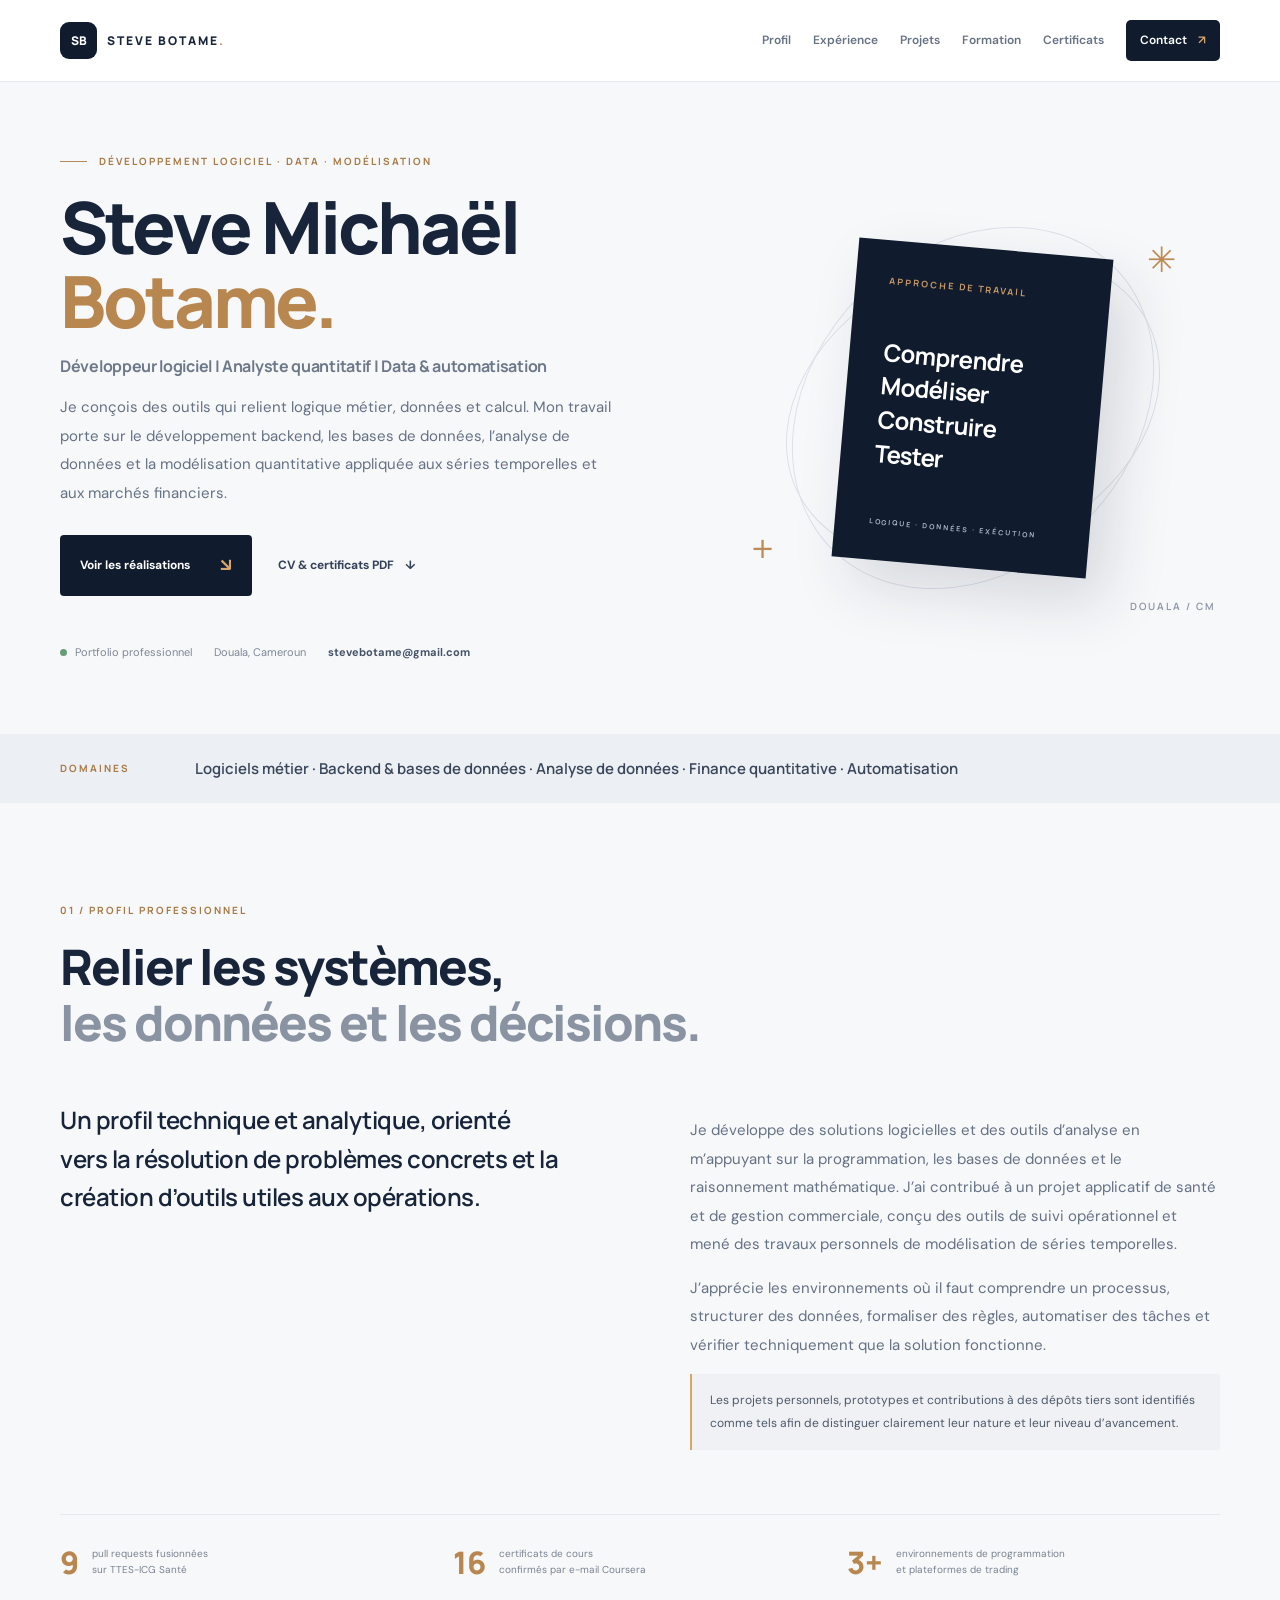
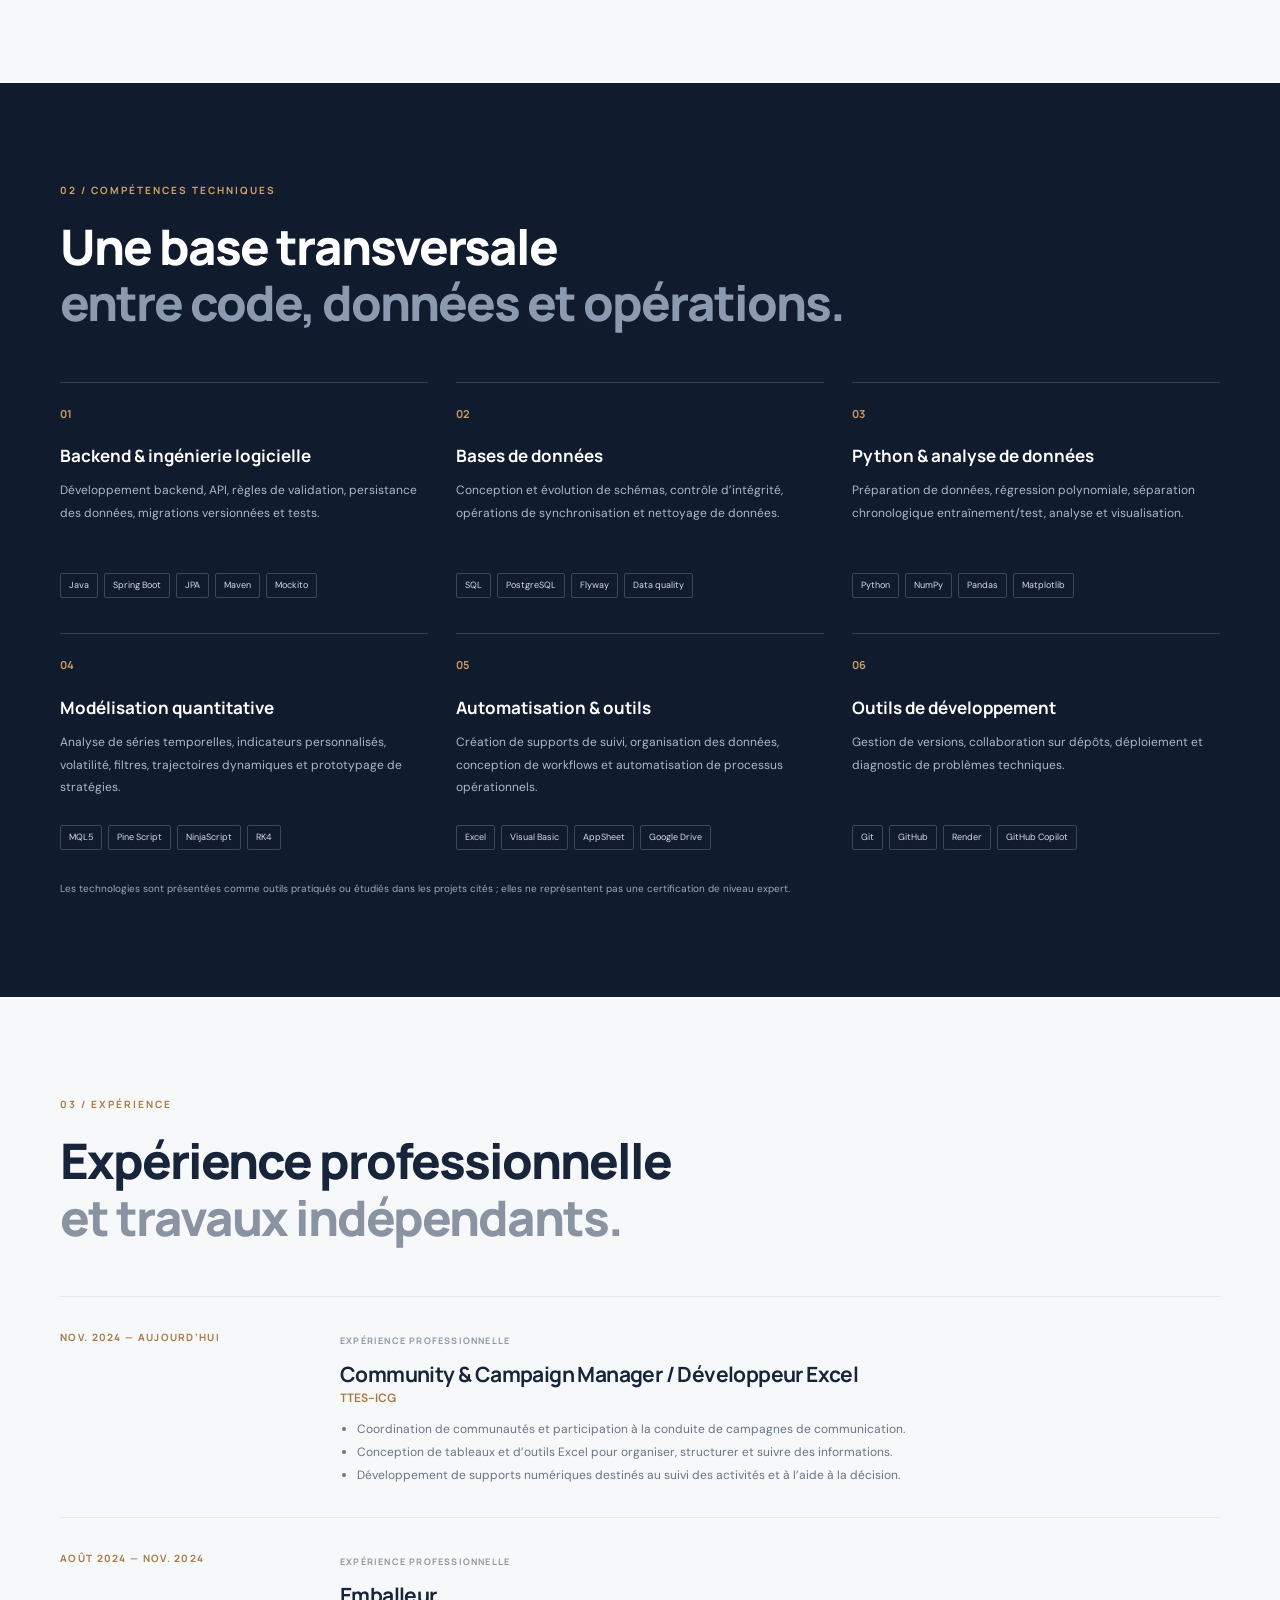
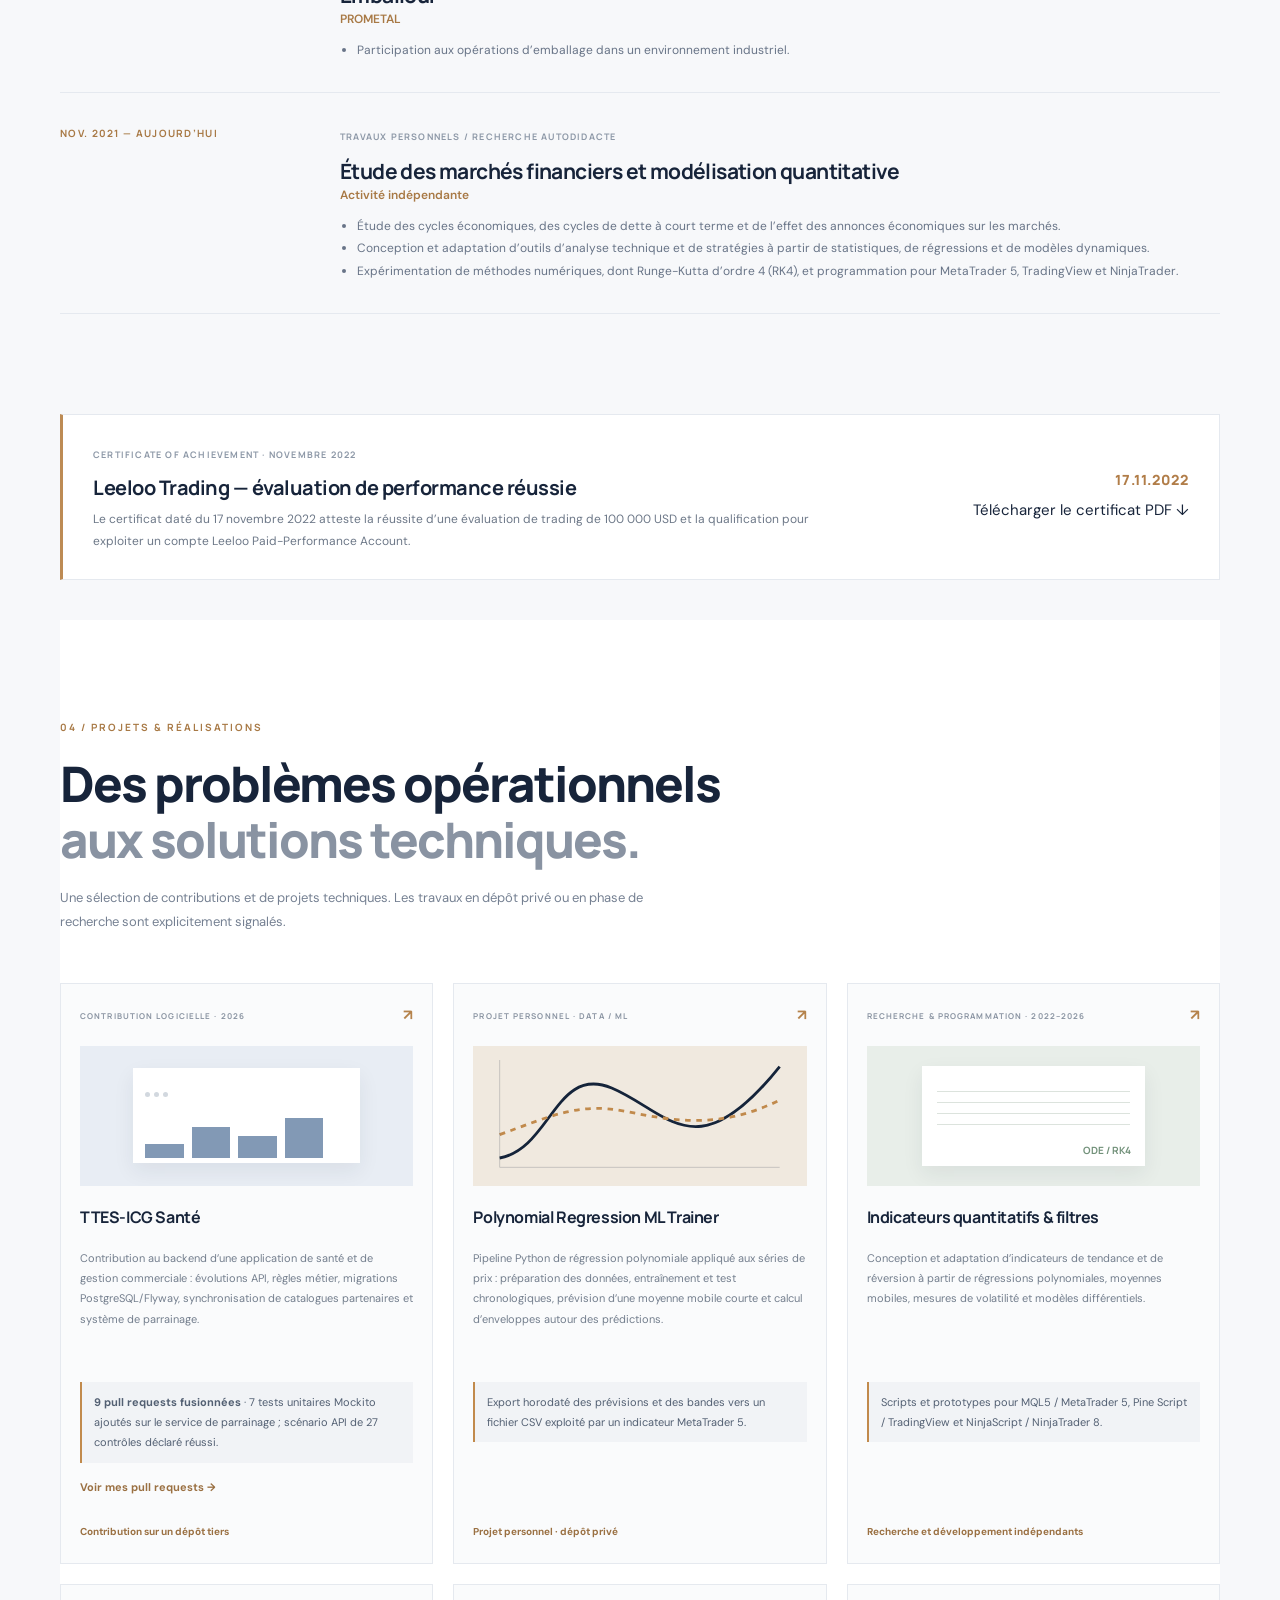
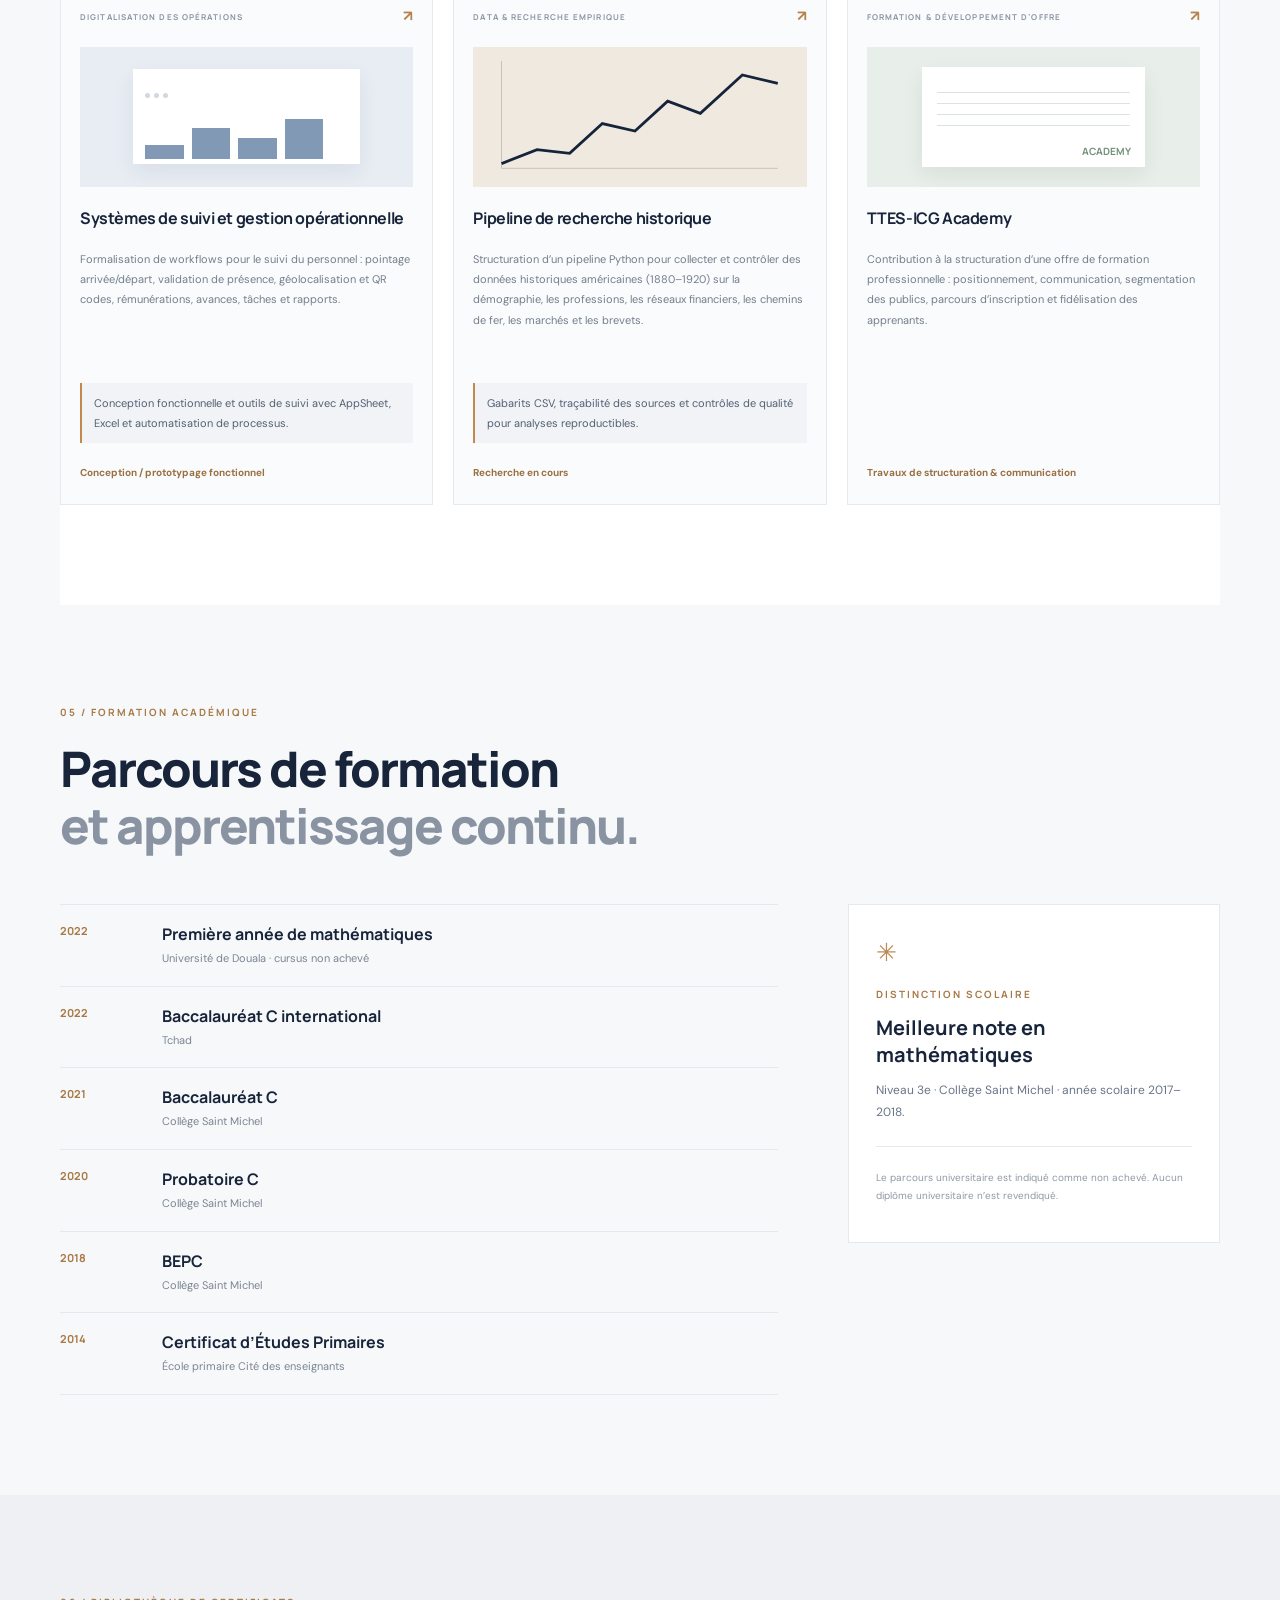
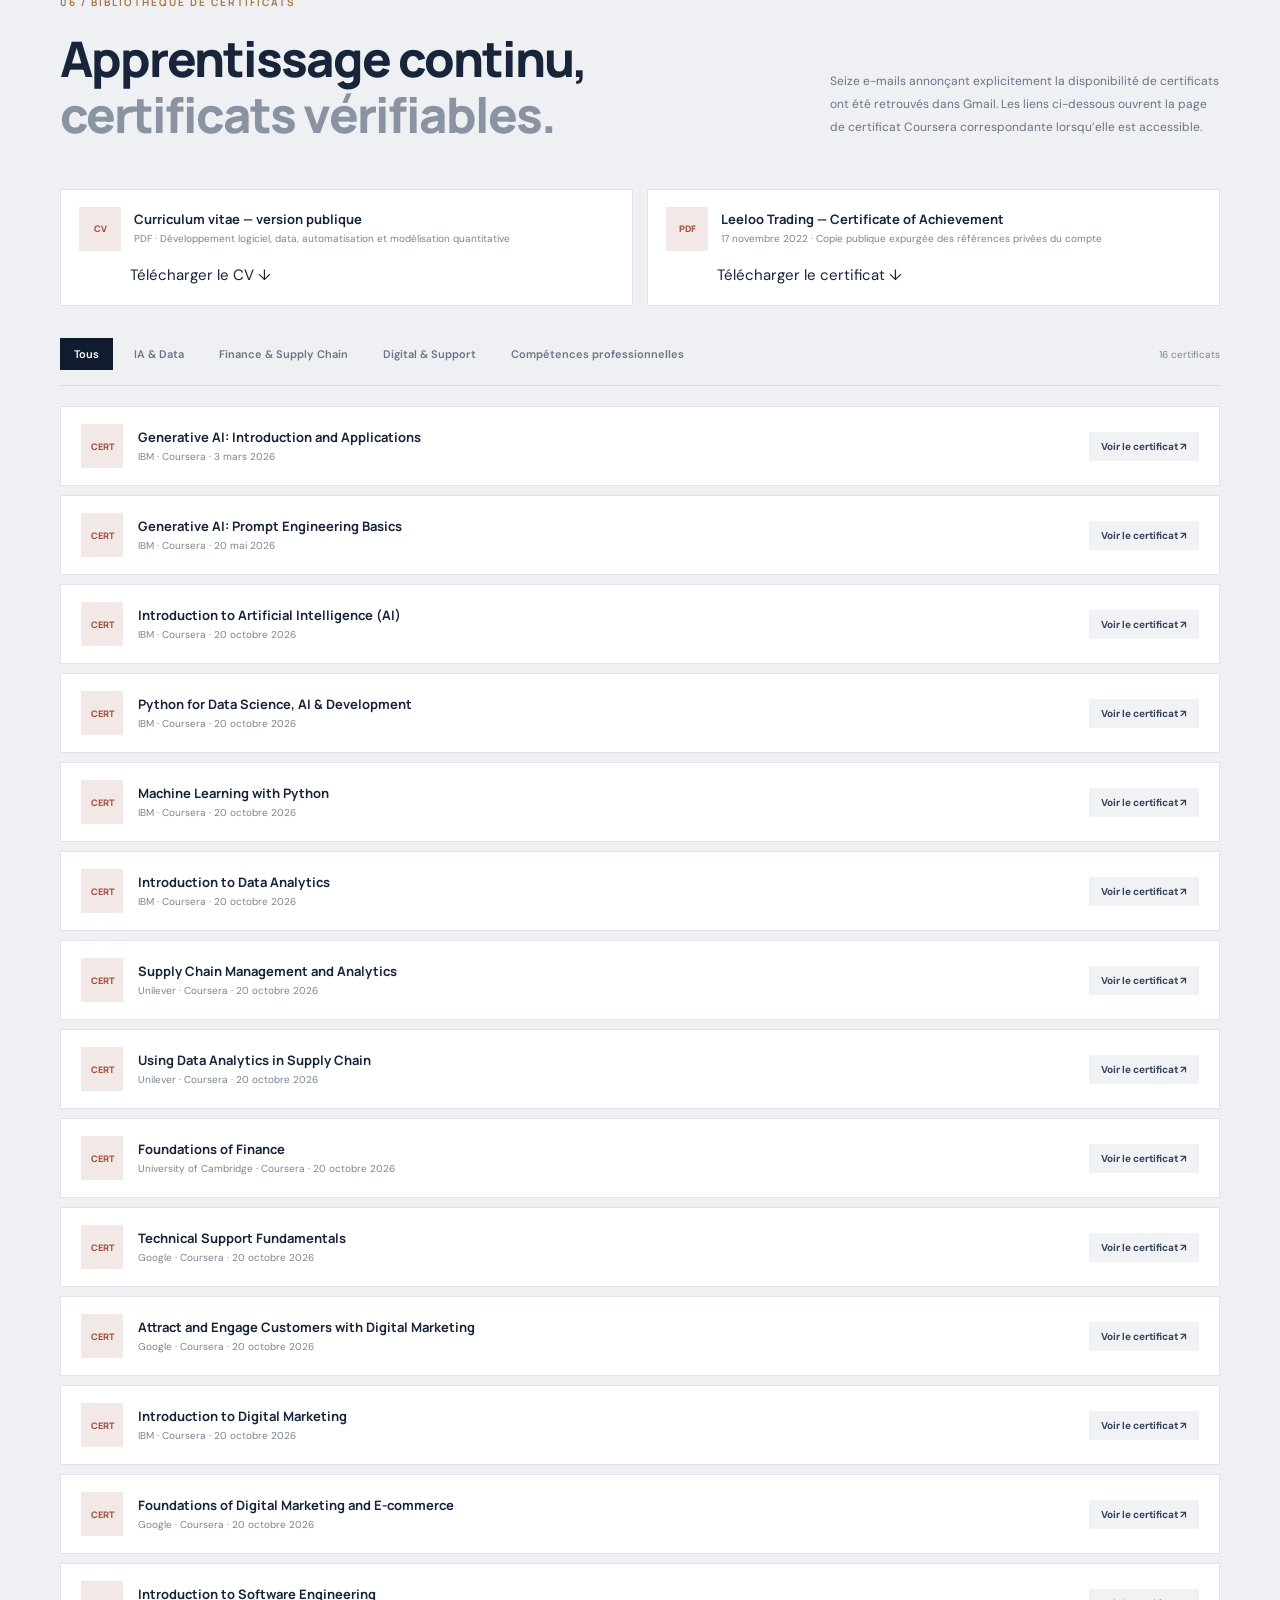
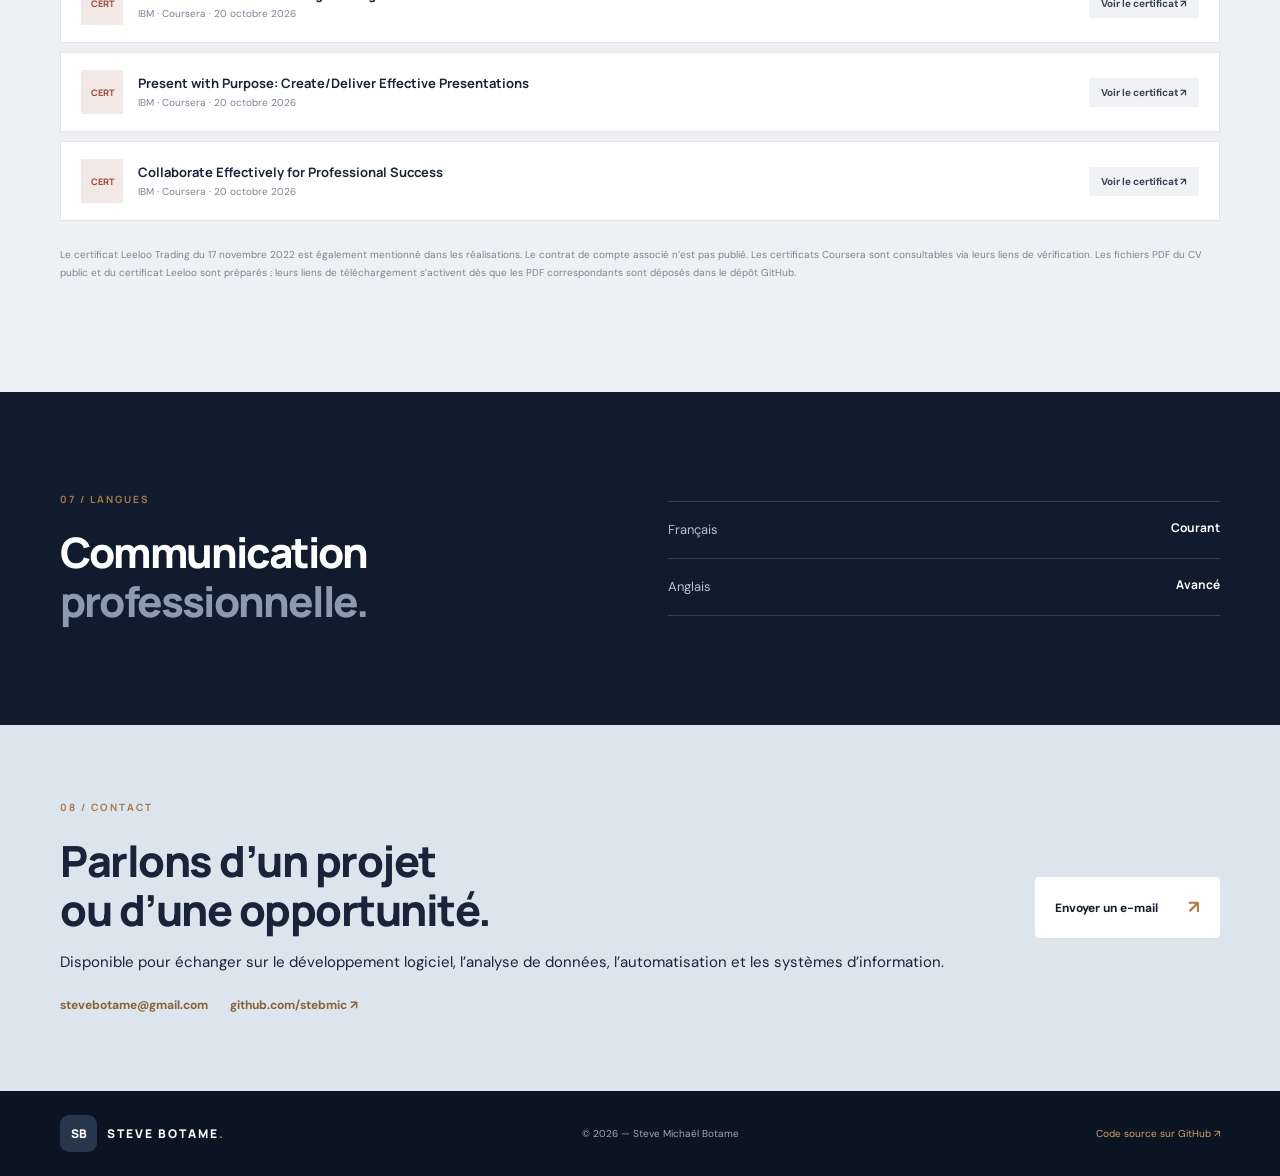
<file: index.html>
<!doctype html>
<html lang="fr">
<head>
  <meta charset="utf-8">
  <meta name="viewport" content="width=device-width, initial-scale=1">
  <meta name="description" content="Portfolio professionnel de Steve Michaël Botame : développement logiciel, data analytics, automatisation et modélisation quantitative.">
  <meta name="theme-color" content="#101b2d">
  <title>Steve Michaël Botame — Développeur logiciel | Data & modélisation</title>
  <link rel="preconnect" href="https://fonts.googleapis.com">
  <link rel="preconnect" href="https://fonts.gstatic.com" crossorigin>
  <link href="https://fonts.googleapis.com/css2?family=DM+Sans:wght@400;500;600;700&family=Manrope:wght@400;500;600;700;800&display=swap" rel="stylesheet">
  <link rel="stylesheet" href="assets/css/style.css">
</head>
<body>
  <header class="site-header">
    <a class="brand" href="#accueil" aria-label="Retour à l'accueil"><span class="brand-mark">SB</span><span>STEVE BOTAME<span class="brand-dot">.</span></span></a>
    <button class="menu-toggle" id="menuToggle" aria-label="Ouvrir le menu" aria-expanded="false">☰</button>
    <nav id="mainNav">
      <a href="#profil">Profil</a><a href="#experience">Expérience</a><a href="#projets">Projets</a><a href="#formation">Formation</a><a href="#documents">Certificats</a>
      <a class="nav-contact" href="#contact">Contact <span>↗</span></a>
    </nav>
  </header>

  <main>
    <section class="hero section-wrap" id="accueil">
      <div class="hero-copy">
        <p class="eyebrow"><span class="eyebrow-line"></span> DÉVELOPPEMENT LOGICIEL · DATA · MODÉLISATION</p>
        <h1>Steve Michaël<br><span class="accent">Botame.</span></h1>
        <h2 class="hero-role">Développeur logiciel | Analyste quantitatif | Data & automatisation</h2>
        <p class="hero-intro">Je conçois des outils qui relient logique métier, données et calcul. Mon travail porte sur le développement backend, les bases de données, l’analyse de données et la modélisation quantitative appliquée aux séries temporelles et aux marchés financiers.</p>
        <div class="hero-actions"><a class="button button-primary" href="#projets">Voir les réalisations <span>↘</span></a><a class="text-link" href="#public-downloads">CV & certificats PDF <span>↓</span></a></div>
        <div class="hero-meta"><span><i class="status-dot"></i> Portfolio professionnel</span><span>Douala, Cameroun</span><span><a href="mailto:stevebotame@gmail.com">stevebotame@gmail.com</a></span></div>
      </div>
      <div class="hero-art" aria-label="Illustration abstraite des domaines de travail">
        <div class="art-orbit orbit-one"></div><div class="art-orbit orbit-two"></div>
        <div class="art-card"><span class="art-kicker">APPROCHE DE TRAVAIL</span><strong>Comprendre<br>Modéliser<br>Construire<br>Tester</strong><span class="art-foot">LOGIQUE · DONNÉES · EXÉCUTION</span></div>
        <span class="art-cross cross-one">✳</span><span class="art-cross cross-two">＋</span><span class="art-number">DOUALA / CM</span>
      </div>
    </section>

    <section class="intro-strip"><div class="section-wrap strip-inner"><span>DOMAINES</span><p>Logiciels métier · Backend & bases de données · Analyse de données · Finance quantitative · Automatisation</p></div></section>

    <section class="content-section section-wrap" id="profil">
      <div class="section-heading"><p class="eyebrow">01 / PROFIL PROFESSIONNEL</p><h2>Relier les systèmes,<br><span class="muted">les données et les décisions.</span></h2></div>
      <div class="profile-grid"><div class="profile-lead"><p class="large-copy">Un profil technique et analytique, orienté vers la résolution de problèmes concrets et la création d’outils utiles aux opérations.</p></div><div class="profile-detail">
        <p>Je développe des solutions logicielles et des outils d’analyse en m’appuyant sur la programmation, les bases de données et le raisonnement mathématique. J’ai contribué à un projet applicatif de santé et de gestion commerciale, conçu des outils de suivi opérationnel et mené des travaux personnels de modélisation de séries temporelles.</p>
        <p>J’apprécie les environnements où il faut comprendre un processus, structurer des données, formaliser des règles, automatiser des tâches et vérifier techniquement que la solution fonctionne.</p>
        <p class="note">Les projets personnels, prototypes et contributions à des dépôts tiers sont identifiés comme tels afin de distinguer clairement leur nature et leur niveau d’avancement.</p>
      </div></div>
      <div class="profile-stats">
        <div><strong>9</strong><span>pull requests fusionnées<br>sur TTES-ICG Santé</span></div>
        <div><strong>16</strong><span>certificats de cours<br>confirmés par e-mail Coursera</span></div>
        <div><strong>3+</strong><span>environnements de programmation<br>et plateformes de trading</span></div>
      </div>
    </section>

    <section class="dark-section" id="competences"><div class="section-wrap content-section">
      <div class="section-heading light-heading"><p class="eyebrow">02 / COMPÉTENCES TECHNIQUES</p><h2>Une base transversale<br><span class="dark-muted">entre code, données et opérations.</span></h2></div>
      <div class="skills-grid">
        <article class="skill-item"><span class="skill-index">01</span><h3>Backend & ingénierie logicielle</h3><p>Développement backend, API, règles de validation, persistance des données, migrations versionnées et tests.</p><div class="tags"><span>Java</span><span>Spring Boot</span><span>JPA</span><span>Maven</span><span>Mockito</span></div></article>
        <article class="skill-item"><span class="skill-index">02</span><h3>Bases de données</h3><p>Conception et évolution de schémas, contrôle d’intégrité, opérations de synchronisation et nettoyage de données.</p><div class="tags"><span>SQL</span><span>PostgreSQL</span><span>Flyway</span><span>Data quality</span></div></article>
        <article class="skill-item"><span class="skill-index">03</span><h3>Python & analyse de données</h3><p>Préparation de données, régression polynomiale, séparation chronologique entraînement/test, analyse et visualisation.</p><div class="tags"><span>Python</span><span>NumPy</span><span>Pandas</span><span>Matplotlib</span></div></article>
        <article class="skill-item"><span class="skill-index">04</span><h3>Modélisation quantitative</h3><p>Analyse de séries temporelles, indicateurs personnalisés, volatilité, filtres, trajectoires dynamiques et prototypage de stratégies.</p><div class="tags"><span>MQL5</span><span>Pine Script</span><span>NinjaScript</span><span>RK4</span></div></article>
        <article class="skill-item"><span class="skill-index">05</span><h3>Automatisation & outils</h3><p>Création de supports de suivi, organisation des données, conception de workflows et automatisation de processus opérationnels.</p><div class="tags"><span>Excel</span><span>Visual Basic</span><span>AppSheet</span><span>Google Drive</span></div></article>
        <article class="skill-item"><span class="skill-index">06</span><h3>Outils de développement</h3><p>Gestion de versions, collaboration sur dépôts, déploiement et diagnostic de problèmes techniques.</p><div class="tags"><span>Git</span><span>GitHub</span><span>Render</span><span>GitHub Copilot</span></div></article>
      </div>
      <p class="skills-footnote">Les technologies sont présentées comme outils pratiqués ou étudiés dans les projets cités ; elles ne représentent pas une certification de niveau expert.</p>
    </div></section>

    <section class="content-section section-wrap" id="experience">
      <div class="section-heading"><p class="eyebrow">03 / EXPÉRIENCE</p><h2>Expérience professionnelle<br><span class="muted">et travaux indépendants.</span></h2></div>
      <div class="timeline">
        <article class="timeline-item"><div class="timeline-date">NOV. 2024 — AUJOURD’HUI</div><div class="timeline-content"><span class="timeline-kind">EXPÉRIENCE PROFESSIONNELLE</span><h3>Community & Campaign Manager / Développeur Excel</h3><h4>TTES-ICG</h4><ul><li>Coordination de communautés et participation à la conduite de campagnes de communication.</li><li>Conception de tableaux et d’outils Excel pour organiser, structurer et suivre des informations.</li><li>Développement de supports numériques destinés au suivi des activités et à l’aide à la décision.</li></ul></div></article>
        <article class="timeline-item"><div class="timeline-date">AOÛT 2024 — NOV. 2024</div><div class="timeline-content"><span class="timeline-kind">EXPÉRIENCE PROFESSIONNELLE</span><h3>Emballeur</h3><h4>PROMETAL</h4><ul><li>Participation aux opérations d’emballage dans un environnement industriel.</li></ul></div></article>
        <article class="timeline-item"><div class="timeline-date">NOV. 2021 — AUJOURD’HUI</div><div class="timeline-content"><span class="timeline-kind">TRAVAUX PERSONNELS / RECHERCHE AUTODIDACTE</span><h3>Étude des marchés financiers et modélisation quantitative</h3><h4>Activité indépendante</h4><ul><li>Étude des cycles économiques, des cycles de dette à court terme et de l’effet des annonces économiques sur les marchés.</li><li>Conception et adaptation d’outils d’analyse technique et de stratégies à partir de statistiques, de régressions et de modèles dynamiques.</li><li>Expérimentation de méthodes numériques, dont Runge-Kutta d’ordre 4 (RK4), et programmation pour MetaTrader 5, TradingView et NinjaTrader.</li></ul></div></article>
      </div>
    </section>

    <div class="section-wrap achievement-wrap"><aside class="achievement-banner"><div><span class="timeline-kind">CERTIFICATE OF ACHIEVEMENT · NOVEMBRE 2022</span><h3>Leeloo Trading — évaluation de performance réussie</h3><p>Le certificat daté du 17 novembre 2022 atteste la réussite d’une évaluation de trading de 100 000 USD et la qualification pour exploiter un compte Leeloo Paid-Performance Account.</p></div><div class="achievement-actions"><span class="achievement-date">17.11.2022</span><a class="cert-link" data-public-file="leeloo" href="documents/certifications/Leeloo_Certificate_Public.pdf" hidden>Télécharger le certificat PDF ↓</a></div></aside></div>

    <section class="content-section section-wrap projects-section" id="projets">
      <div class="section-heading"><p class="eyebrow">04 / PROJETS & RÉALISATIONS</p><h2>Des problèmes opérationnels<br><span class="muted">aux solutions techniques.</span></h2><p class="section-desc">Une sélection de contributions et de projets techniques. Les travaux en dépôt privé ou en phase de recherche sont explicitement signalés.</p></div>
      <div class="projects-grid">
        <article class="project-card"><div class="project-top"><span class="project-type">CONTRIBUTION LOGICIELLE · 2026</span><a class="project-arrow" href="https://github.com/thekrakens007/ttes-sante" target="_blank" rel="noopener" aria-label="Dépôt TTES-ICG Santé">↗</a></div><div class="project-visual visual-blue"><div class="mini-window"><span></span><span></span><span></span><div class="mini-bars"><i></i><i></i><i></i><i></i></div></div></div><h3>TTES-ICG Santé</h3><p>Contribution au backend d’une application de santé et de gestion commerciale : évolutions API, règles métier, migrations PostgreSQL/Flyway, synchronisation de catalogues partenaires et système de parrainage.</p><p class="project-metric"><strong>9 pull requests fusionnées</strong> · 7 tests unitaires Mockito ajoutés sur le service de parrainage ; scénario API de 27 contrôles déclaré réussi.</p><div class="project-links"><a href="https://github.com/thekrakens007/ttes-sante/pulls?q=is%3Apr+author%3Astebmic" target="_blank" rel="noopener">Voir mes pull requests →</a></div><span class="project-status">Contribution sur un dépôt tiers</span></article>
        <article class="project-card"><div class="project-top"><span class="project-type">PROJET PERSONNEL · DATA / ML</span><span class="project-arrow">↗</span></div><div class="project-visual visual-sand"><svg viewBox="0 0 320 150" role="img" aria-label="Courbes mathématiques de prévision"><path d="M10 120 C65 110 70 20 130 45 S220 135 310 22" fill="none" stroke="#15243a" stroke-width="3"/><path d="M10 95 C65 75 95 60 145 70 S245 90 310 58" fill="none" stroke="#c18a4c" stroke-width="3" stroke-dasharray="6 6"/><path d="M10 130 H310 M10 15 V130" stroke="#15243a" opacity=".2"/></svg></div><h3>Polynomial Regression ML Trainer</h3><p>Pipeline Python de régression polynomiale appliqué aux séries de prix : préparation des données, entraînement et test chronologiques, prévision d’une moyenne mobile courte et calcul d’enveloppes autour des prédictions.</p><p class="project-metric">Export horodaté des prévisions et des bandes vers un fichier CSV exploité par un indicateur MetaTrader 5.</p><span class="project-status">Projet personnel · dépôt privé</span></article>
        <article class="project-card"><div class="project-top"><span class="project-type">RECHERCHE & PROGRAMMATION · 2022–2026</span><span class="project-arrow">↗</span></div><div class="project-visual visual-green"><div class="ledger"><div></div><div></div><div></div><div></div><b>ODE / RK4</b></div></div><h3>Indicateurs quantitatifs & filtres</h3><p>Conception et adaptation d’indicateurs de tendance et de réversion à partir de régressions polynomiales, moyennes mobiles, mesures de volatilité et modèles différentiels.</p><p class="project-metric">Scripts et prototypes pour MQL5 / MetaTrader 5, Pine Script / TradingView et NinjaScript / NinjaTrader 8.</p><span class="project-status">Recherche et développement indépendants</span></article>
        <article class="project-card"><div class="project-top"><span class="project-type">DIGITALISATION DES OPÉRATIONS</span><span class="project-arrow">↗</span></div><div class="project-visual visual-blue"><div class="mini-window"><span></span><span></span><span></span><div class="mini-bars"><i></i><i></i><i></i><i></i></div></div></div><h3>Systèmes de suivi et gestion opérationnelle</h3><p>Formalisation de workflows pour le suivi du personnel : pointage arrivée/départ, validation de présence, géolocalisation et QR codes, rémunérations, avances, tâches et rapports.</p><p class="project-metric">Conception fonctionnelle et outils de suivi avec AppSheet, Excel et automatisation de processus.</p><span class="project-status">Conception / prototypage fonctionnel</span></article>
        <article class="project-card"><div class="project-top"><span class="project-type">DATA & RECHERCHE EMPIRIQUE</span><span class="project-arrow">↗</span></div><div class="project-visual visual-sand"><svg viewBox="0 0 320 150" role="img" aria-label="Graphique de données historiques"><path d="M12 125 L50 110 L85 114 L120 82 L155 90 L190 58 L225 71 L270 30 L308 39" fill="none" stroke="#15243a" stroke-width="3"/><path d="M12 130 H308 M12 15 V130" stroke="#15243a" opacity=".2"/></svg></div><h3>Pipeline de recherche historique</h3><p>Structuration d’un pipeline Python pour collecter et contrôler des données historiques américaines (1880–1920) sur la démographie, les professions, les réseaux financiers, les chemins de fer, les marchés et les brevets.</p><p class="project-metric">Gabarits CSV, traçabilité des sources et contrôles de qualité pour analyses reproductibles.</p><span class="project-status">Recherche en cours</span></article>
        <article class="project-card"><div class="project-top"><span class="project-type">FORMATION & DÉVELOPPEMENT D’OFFRE</span><span class="project-arrow">↗</span></div><div class="project-visual visual-green"><div class="ledger"><div></div><div></div><div></div><div></div><b>ACADEMY</b></div></div><h3>TTES-ICG Academy</h3><p>Contribution à la structuration d’une offre de formation professionnelle : positionnement, communication, segmentation des publics, parcours d’inscription et fidélisation des apprenants.</p><span class="project-status">Travaux de structuration & communication</span></article>
      </div>
    </section>

    <section class="content-section section-wrap" id="formation">
      <div class="section-heading"><p class="eyebrow">05 / FORMATION ACADÉMIQUE</p><h2>Parcours de formation<br><span class="muted">et apprentissage continu.</span></h2></div>
      <div class="education-grid">
        <div class="education-main">
          <article class="education-item"><span class="education-year">2022</span><div><h3>Première année de mathématiques</h3><p>Université de Douala · cursus non achevé</p></div></article>
          <article class="education-item"><span class="education-year">2022</span><div><h3>Baccalauréat C international</h3><p>Tchad</p></div></article>
          <article class="education-item"><span class="education-year">2021</span><div><h3>Baccalauréat C</h3><p>Collège Saint Michel</p></div></article>
          <article class="education-item"><span class="education-year">2020</span><div><h3>Probatoire C</h3><p>Collège Saint Michel</p></div></article>
          <article class="education-item"><span class="education-year">2018</span><div><h3>BEPC</h3><p>Collège Saint Michel</p></div></article>
          <article class="education-item"><span class="education-year">2014</span><div><h3>Certificat d’Études Primaires</h3><p>École primaire Cité des enseignants</p></div></article>
        </div>
        <aside class="education-aside"><span class="award-icon">✳</span><p class="eyebrow">DISTINCTION SCOLAIRE</p><h3>Meilleure note en mathématiques</h3><p>Niveau 3e · Collège Saint Michel · année scolaire 2017–2018.</p><div class="aside-line"></div><p class="small-muted">Le parcours universitaire est indiqué comme non achevé. Aucun diplôme universitaire n’est revendiqué.</p></aside>
      </div>
    </section>

    <section class="documents-section" id="documents"><div class="section-wrap content-section">
      <div class="docs-heading"><div><p class="eyebrow">06 / BIBLIOTHÈQUE DE CERTIFICATS</p><h2>Apprentissage continu,<br><span class="muted">certificats vérifiables.</span></h2></div><p>Seize e-mails annonçant explicitement la disponibilité de certificats ont été retrouvés dans Gmail. Les liens ci-dessous ouvrent la page de certificat Coursera correspondante lorsqu’elle est accessible.</p></div>
      <div class="public-files" id="public-downloads">
        <div class="public-file-card"><div class="public-file-copy"><span class="pdf-icon">CV</span><div><h3>Curriculum vitae — version publique</h3><p>PDF · Développement logiciel, data, automatisation et modélisation quantitative</p></div></div><div class="public-file-action" data-public-status="cv">PDF préparé · publication du fichier en attente</div><a class="cert-link" data-public-file="cv" href="documents/cv/Steve_Michael_Botame_CV_Public.pdf" hidden>Télécharger le CV ↓</a></div>
        <div class="public-file-card"><div class="public-file-copy"><span class="pdf-icon">PDF</span><div><h3>Leeloo Trading — Certificate of Achievement</h3><p>17 novembre 2022 · Copie publique expurgée des références privées du compte</p></div></div><div class="public-file-action" data-public-status="leeloo">PDF préparé · publication du fichier en attente</div><a class="cert-link" data-public-file="leeloo" href="documents/certifications/Leeloo_Certificate_Public.pdf" hidden>Télécharger le certificat ↓</a></div>
      </div>
      <div class="doc-toolbar"><div class="filter-tabs" role="group" aria-label="Filtrer les certificats"><button class="filter active" data-filter="all">Tous</button><button class="filter" data-filter="ai-data">IA & Data</button><button class="filter" data-filter="business">Finance & Supply Chain</button><button class="filter" data-filter="digital">Digital & Support</button><button class="filter" data-filter="professional">Compétences professionnelles</button></div><span id="docCount" class="doc-count">16 certificats</span></div>
      <div id="documentList" class="document-list"></div>
      <div class="viewer" id="documentViewer" hidden><div class="viewer-head"><div><span class="viewer-label">APERÇU DU DOCUMENT</span><h3 id="viewerTitle">Document</h3></div><div class="viewer-actions"><a id="openDocument" class="text-link" href="#" target="_blank" rel="noopener">Ouvrir dans un nouvel onglet ↗</a><button id="closeViewer" class="close-viewer" aria-label="Fermer l'aperçu">✕</button></div></div><iframe id="pdfFrame" title="Aperçu du document PDF" loading="lazy"></iframe></div>
      <p class="docs-footnote">Le certificat Leeloo Trading du 17 novembre 2022 est également mentionné dans les réalisations. Le contrat de compte associé n’est pas publié. Les certificats Coursera sont consultables via leurs liens de vérification. Les fichiers PDF du CV public et du certificat Leeloo sont préparés ; leurs liens de téléchargement s’activent dès que les PDF correspondants sont déposés dans le dépôt GitHub.</p>
    </div></section>

    <section class="dark-section"><div class="section-wrap content-section language-section">
      <div><p class="eyebrow">07 / LANGUES</p><h2>Communication<br><span class="dark-muted">professionnelle.</span></h2></div>
      <div class="language-list"><div><span>Français</span><strong>Courant</strong></div><div><span>Anglais</span><strong>Avancé</strong></div></div>
    </div></section>

    <section class="contact-section" id="contact"><div class="section-wrap contact-inner"><div><p class="eyebrow">08 / CONTACT</p><h2>Parlons d’un projet<br>ou d’une opportunité.</h2><p>Disponible pour échanger sur le développement logiciel, l’analyse de données, l’automatisation et les systèmes d’information.</p><div class="contact-detail"><a href="mailto:stevebotame@gmail.com">stevebotame@gmail.com</a><a href="https://github.com/stebmic" target="_blank" rel="noopener">github.com/stebmic ↗</a></div></div><a class="button button-light" href="mailto:stevebotame@gmail.com">Envoyer un e-mail <span>↗</span></a></div></section>
  </main>
  <footer class="site-footer"><div class="section-wrap footer-inner"><a class="brand footer-brand" href="#accueil"><span class="brand-mark">SB</span><span>STEVE BOTAME<span class="brand-dot">.</span></span></a><span>© <span id="year"></span> — Steve Michaël Botame</span><a href="https://github.com/stebmic/professional-portfolio" target="_blank" rel="noopener">Code source sur GitHub ↗</a></div></footer>
  <script src="assets/js/app.js"></script>
</body>
</html>
</file>
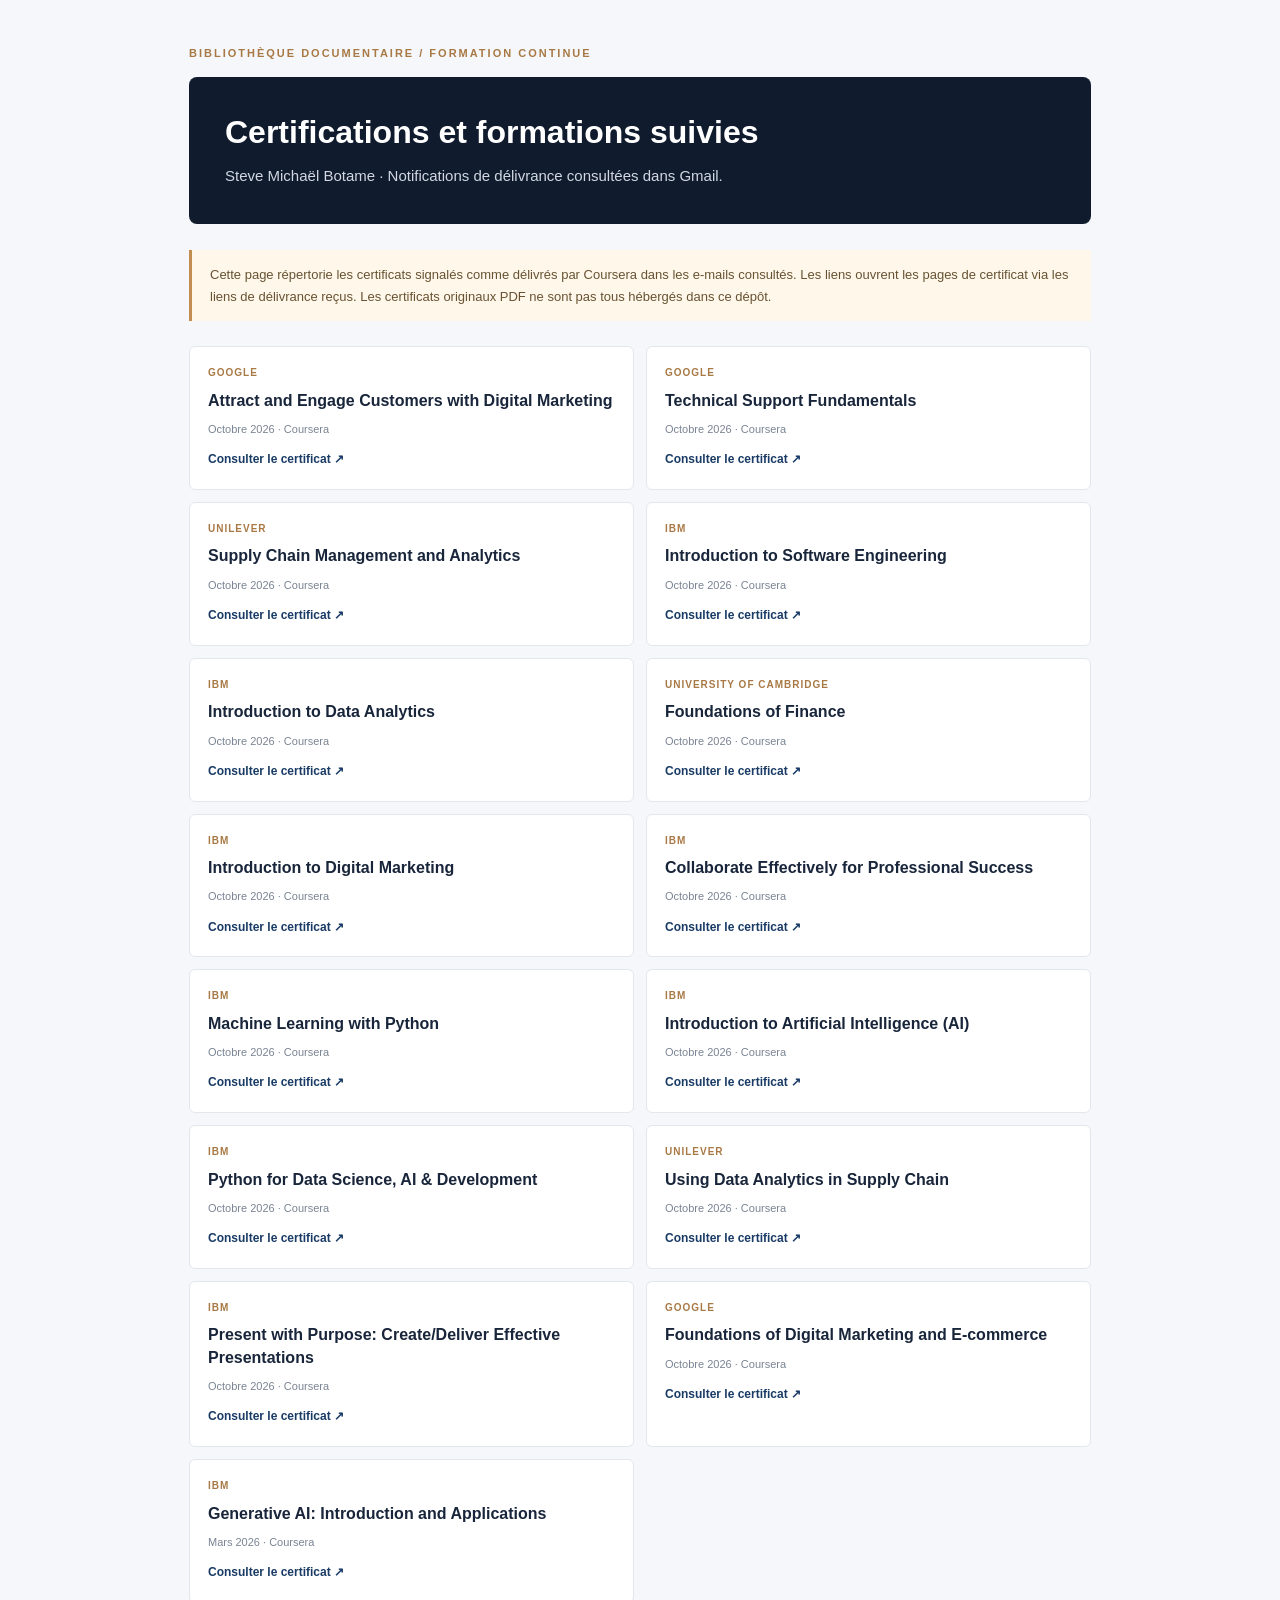
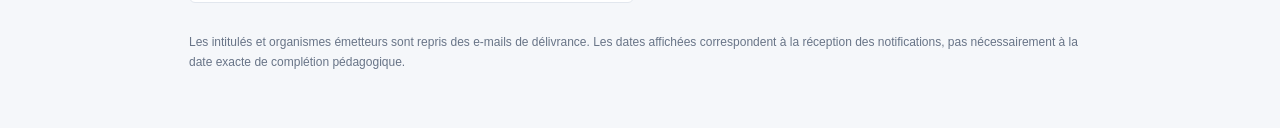
<file: documents/certifications/coursera-certifications.html>
<!doctype html><html lang="fr"><head><meta charset="utf-8"><meta name="viewport" content="width=device-width,initial-scale=1"><title>Certifications — Steve Michaël Botame</title><style>*{box-sizing:border-box}body{margin:0;background:#f5f7fa;color:#18253a;font:15px/1.65 Arial,sans-serif}.wrap{max-width:950px;margin:0 auto;padding:44px 24px}.eyebrow{font-size:11px;font-weight:bold;letter-spacing:2px;color:#a87945}.top{background:#101b2d;color:white;padding:36px;border-radius:8px;margin:15px 0 26px}.top h1{font-size:32px;line-height:1.2;margin:0 0 12px}.top p{color:#d1d8e2;margin:0}.notice{background:#fff7e9;border-left:3px solid #c28e50;padding:14px 18px;color:#675334;font-size:13px;margin-bottom:25px}.grid{display:grid;grid-template-columns:repeat(2,1fr);gap:12px}.item{background:white;border:1px solid #e2e7ee;border-radius:6px;padding:18px}.issuer{font-size:10px;text-transform:uppercase;letter-spacing:1px;color:#a87945;font-weight:bold}.item h2{font-size:16px;line-height:1.4;margin:8px 0}.date{font-size:11px;color:#7a8493}.item a{display:inline-block;margin-top:12px;font-size:12px;font-weight:bold;color:#193b65;text-decoration:none}.item a:hover{text-decoration:underline}.foot{font-size:12px;color:#687487;margin-top:30px}@media(max-width:650px){.grid{grid-template-columns:1fr}.wrap{padding:28px 16px}.top{padding:24px}.top h1{font-size:26px}}</style></head><body><main class="wrap"><div class="eyebrow">BIBLIOTHÈQUE DOCUMENTAIRE / FORMATION CONTINUE</div><div class="top"><h1>Certifications et formations suivies</h1><p>Steve Michaël Botame · Notifications de délivrance consultées dans Gmail.</p></div><div class="notice">Cette page répertorie les certificats signalés comme délivrés par Coursera dans les e-mails consultés. Les liens ouvrent les pages de certificat via les liens de délivrance reçus. Les certificats originaux PDF ne sont pas tous hébergés dans ce dépôt.</div><div class="grid"><article class="item"><div class="issuer">Google</div><h2>Attract and Engage Customers with Digital Marketing</h2><div class="date">Octobre 2026 · Coursera</div><a href="https://link.coursera.org/f/a/RTpxqkiGFCI_U43M4DMGLQ~~/AAQRxRA~/[base64]" target="_blank" rel="noopener">Consulter le certificat ↗</a></article><article class="item"><div class="issuer">Google</div><h2>Technical Support Fundamentals</h2><div class="date">Octobre 2026 · Coursera</div><a href="https://link.coursera.org/f/a/pWwhV36fQBSPXewZeq1TKQ~~/AAQRxRA~/[base64]" target="_blank" rel="noopener">Consulter le certificat ↗</a></article><article class="item"><div class="issuer">Unilever</div><h2>Supply Chain Management and Analytics</h2><div class="date">Octobre 2026 · Coursera</div><a href="https://link.coursera.org/f/a/MRTVHYG40MUbBfXFfvyeXg~~/AAQRxRA~/[base64]" target="_blank" rel="noopener">Consulter le certificat ↗</a></article><article class="item"><div class="issuer">IBM</div><h2>Introduction to Software Engineering</h2><div class="date">Octobre 2026 · Coursera</div><a href="https://link.coursera.org/f/a/yHAKmGjx7f5wBrHQhlpSkg~~/AAQRxRA~/[base64]" target="_blank" rel="noopener">Consulter le certificat ↗</a></article><article class="item"><div class="issuer">IBM</div><h2>Introduction to Data Analytics</h2><div class="date">Octobre 2026 · Coursera</div><a href="https://link.coursera.org/f/a/YsUaySubrtMXt_4tuGQ_Pw~~/AAQRxRA~/[base64]" target="_blank" rel="noopener">Consulter le certificat ↗</a></article><article class="item"><div class="issuer">University of Cambridge</div><h2>Foundations of Finance</h2><div class="date">Octobre 2026 · Coursera</div><a href="https://link.coursera.org/f/a/tnY7du8zecwmecI7hw9Oog~~/AAQRxRA~/[base64]" target="_blank" rel="noopener">Consulter le certificat ↗</a></article><article class="item"><div class="issuer">IBM</div><h2>Introduction to Digital Marketing</h2><div class="date">Octobre 2026 · Coursera</div><a href="https://link.coursera.org/f/a/1yvlG4gKob1bypZFJezOIQ~~/AAQRxRA~/[base64]" target="_blank" rel="noopener">Consulter le certificat ↗</a></article><article class="item"><div class="issuer">IBM</div><h2>Collaborate Effectively for Professional Success</h2><div class="date">Octobre 2026 · Coursera</div><a href="https://link.coursera.org/f/a/R9EDlZiWpB0KXHVjf2i9-A~~/AAQRxRA~/[base64]" target="_blank" rel="noopener">Consulter le certificat ↗</a></article><article class="item"><div class="issuer">IBM</div><h2>Machine Learning with Python</h2><div class="date">Octobre 2026 · Coursera</div><a href="https://link.coursera.org/f/a/fCmiQAHCOJrMtyZbTvSBKw~~/AAQRxRA~/[base64]" target="_blank" rel="noopener">Consulter le certificat ↗</a></article><article class="item"><div class="issuer">IBM</div><h2>Introduction to Artificial Intelligence (AI)</h2><div class="date">Octobre 2026 · Coursera</div><a href="https://link.coursera.org/f/a/-ZFH6kY6sjHkskxHMxwSBw~~/AAQRxRA~/[base64]" target="_blank" rel="noopener">Consulter le certificat ↗</a></article><article class="item"><div class="issuer">IBM</div><h2>Python for Data Science, AI &amp; Development</h2><div class="date">Octobre 2026 · Coursera</div><a href="https://link.coursera.org/f/a/bFuv3kc99YXraEFLxooeuw~~/AAQRxRA~/[base64]" target="_blank" rel="noopener">Consulter le certificat ↗</a></article><article class="item"><div class="issuer">Unilever</div><h2>Using Data Analytics in Supply Chain</h2><div class="date">Octobre 2026 · Coursera</div><a href="https://link.coursera.org/f/a/DtfKEEv9Nzbp2iKtsiJ9rw~~/AAQRxRA~/[base64]" target="_blank" rel="noopener">Consulter le certificat ↗</a></article><article class="item"><div class="issuer">IBM</div><h2>Present with Purpose: Create/Deliver Effective Presentations</h2><div class="date">Octobre 2026 · Coursera</div><a href="https://link.coursera.org/f/a/OBmDto7NCvuMe-Sihkg8Vw~~/AAQRxRA~/[base64]" target="_blank" rel="noopener">Consulter le certificat ↗</a></article><article class="item"><div class="issuer">Google</div><h2>Foundations of Digital Marketing and E-commerce</h2><div class="date">Octobre 2026 · Coursera</div><a href="https://link.coursera.org/f/a/Gtg-KSGkVfmZuqtNU36juA~~/AAQRxRA~/[base64]" target="_blank" rel="noopener">Consulter le certificat ↗</a></article><article class="item"><div class="issuer">IBM</div><h2>Generative AI: Introduction and Applications</h2><div class="date">Mars 2026 · Coursera</div><a href="https://eventing.coursera.org/redirect/R59tItIZSBXWSNMxsOFPr-Q2mGzfRZvXBpx506W9vlns6bSdFOsTM_z_ptfaakj4HOet4Xyyc4Qq0Ap-PqmH_Q.SSDC05TAiriKixWDh8PiIA.[base64]" target="_blank" rel="noopener">Consulter le certificat ↗</a></article></div><p class="foot">Les intitulés et organismes émetteurs sont repris des e-mails de délivrance. Les dates affichées correspondent à la réception des notifications, pas nécessairement à la date exacte de complétion pédagogique.</p></main></body></html>
</file>
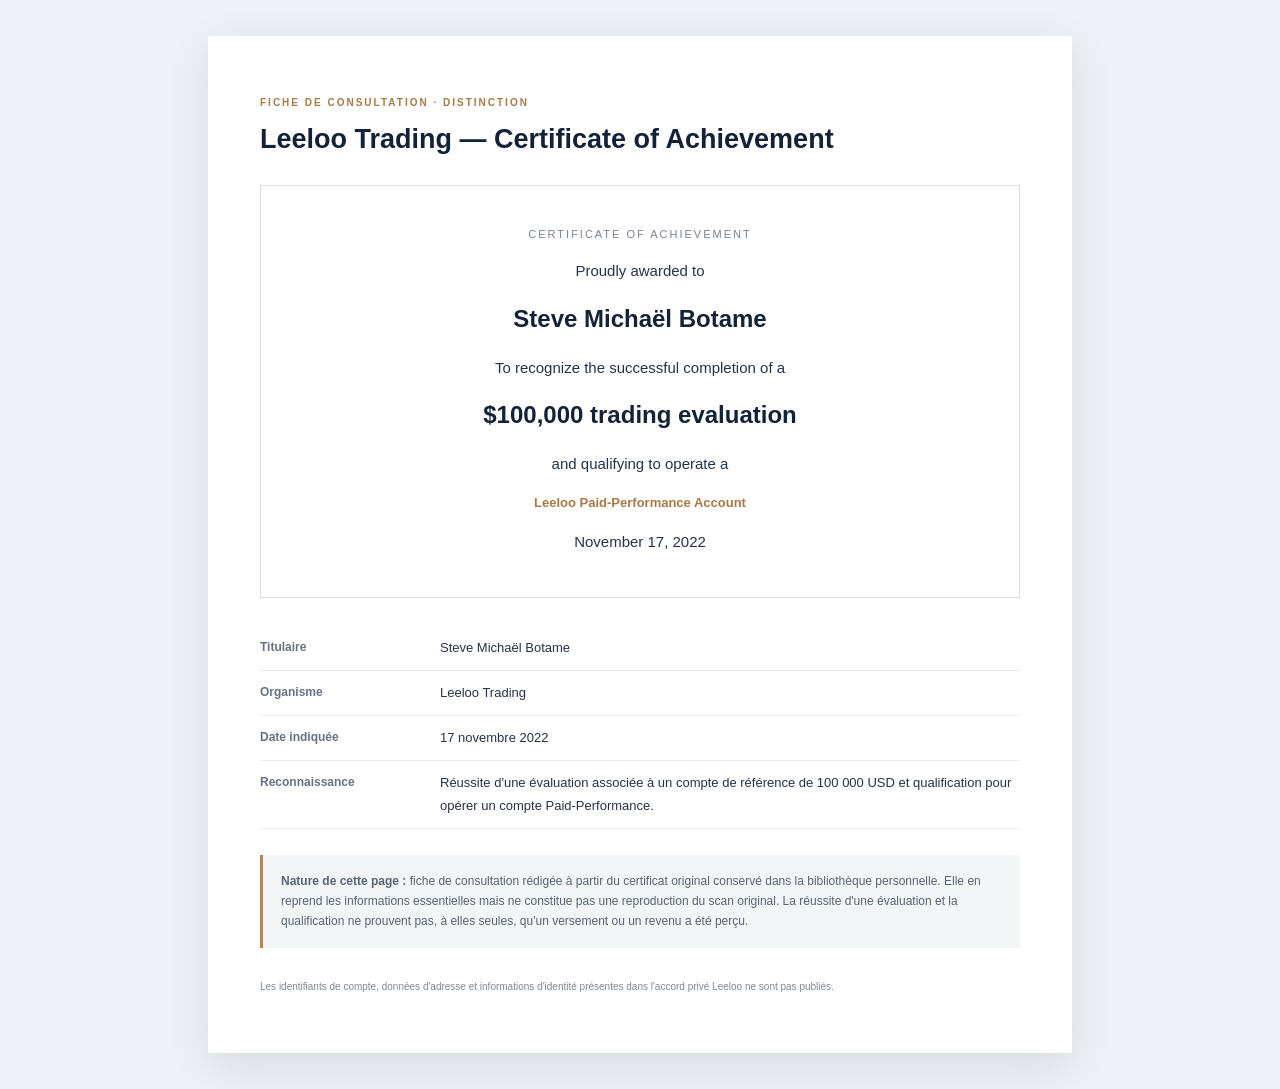
<file: documents/certifications/leeloo-trading-2022.html>
<!doctype html>
<html lang="fr"><head><meta charset="utf-8"><meta name="viewport" content="width=device-width,initial-scale=1"><title>Fiche de consultation — Leeloo Trading</title><style>
body{margin:0;background:#edf0f4;color:#253348;font:15px/1.7 Arial,sans-serif}.page{max-width:760px;margin:36px auto;padding:48px 52px;background:white;box-shadow:0 12px 40px #14223718}.kicker{font-size:10px;letter-spacing:2px;font-weight:bold;color:#a87945}.page h1{font-size:27px;line-height:1.25;color:#142237;margin:12px 0 28px}.award{border:1px solid #d9dee6;padding:28px;text-align:center}.award .small{font-size:11px;letter-spacing:2px;color:#788395}.award h2{font-size:24px;color:#142237;margin:12px 0}.award .mark{font-size:13px;color:#a87945;font-weight:bold}.details{margin-top:28px}.details div{padding:11px 0;border-bottom:1px solid #e6e9ee;display:grid;grid-template-columns:160px 1fr;gap:20px}.details strong{font-size:12px;color:#667285}.details span{font-size:13px}.notice{margin-top:26px;padding:16px 18px;background:#f3f5f7;border-left:3px solid #b9834e;font-size:12px;color:#586477}.foot{margin-top:30px;font-size:10px;color:#7d8794}@media(max-width:600px){.page{margin:0;padding:30px 22px}.details div{grid-template-columns:1fr;gap:3px}}
</style></head><body><main class="page"><p class="kicker">FICHE DE CONSULTATION · DISTINCTION</p><h1>Leeloo Trading — Certificate of Achievement</h1><section class="award"><p class="small">CERTIFICATE OF ACHIEVEMENT</p><p>Proudly awarded to</p><h2>Steve Michaël Botame</h2><p>To recognize the successful completion of a</p><h2>$100,000 trading evaluation</h2><p>and qualifying to operate a</p><p class="mark">Leeloo Paid-Performance Account</p><p>November 17, 2022</p></section>
<section class="details"><div><strong>Titulaire</strong><span>Steve Michaël Botame</span></div><div><strong>Organisme</strong><span>Leeloo Trading</span></div><div><strong>Date indiquée</strong><span>17 novembre 2022</span></div><div><strong>Reconnaissance</strong><span>Réussite d'une évaluation associée à un compte de référence de 100 000 USD et qualification pour opérer un compte Paid-Performance.</span></div></section>
<div class="notice"><strong>Nature de cette page :</strong> fiche de consultation rédigée à partir du certificat original conservé dans la bibliothèque personnelle. Elle en reprend les informations essentielles mais ne constitue pas une reproduction du scan original. La réussite d'une évaluation et la qualification ne prouvent pas, à elles seules, qu'un versement ou un revenu a été perçu.</div>
<p class="foot">Les identifiants de compte, données d'adresse et informations d'identité présentes dans l'accord privé Leeloo ne sont pas publiés.</p></main></body></html>
</file>
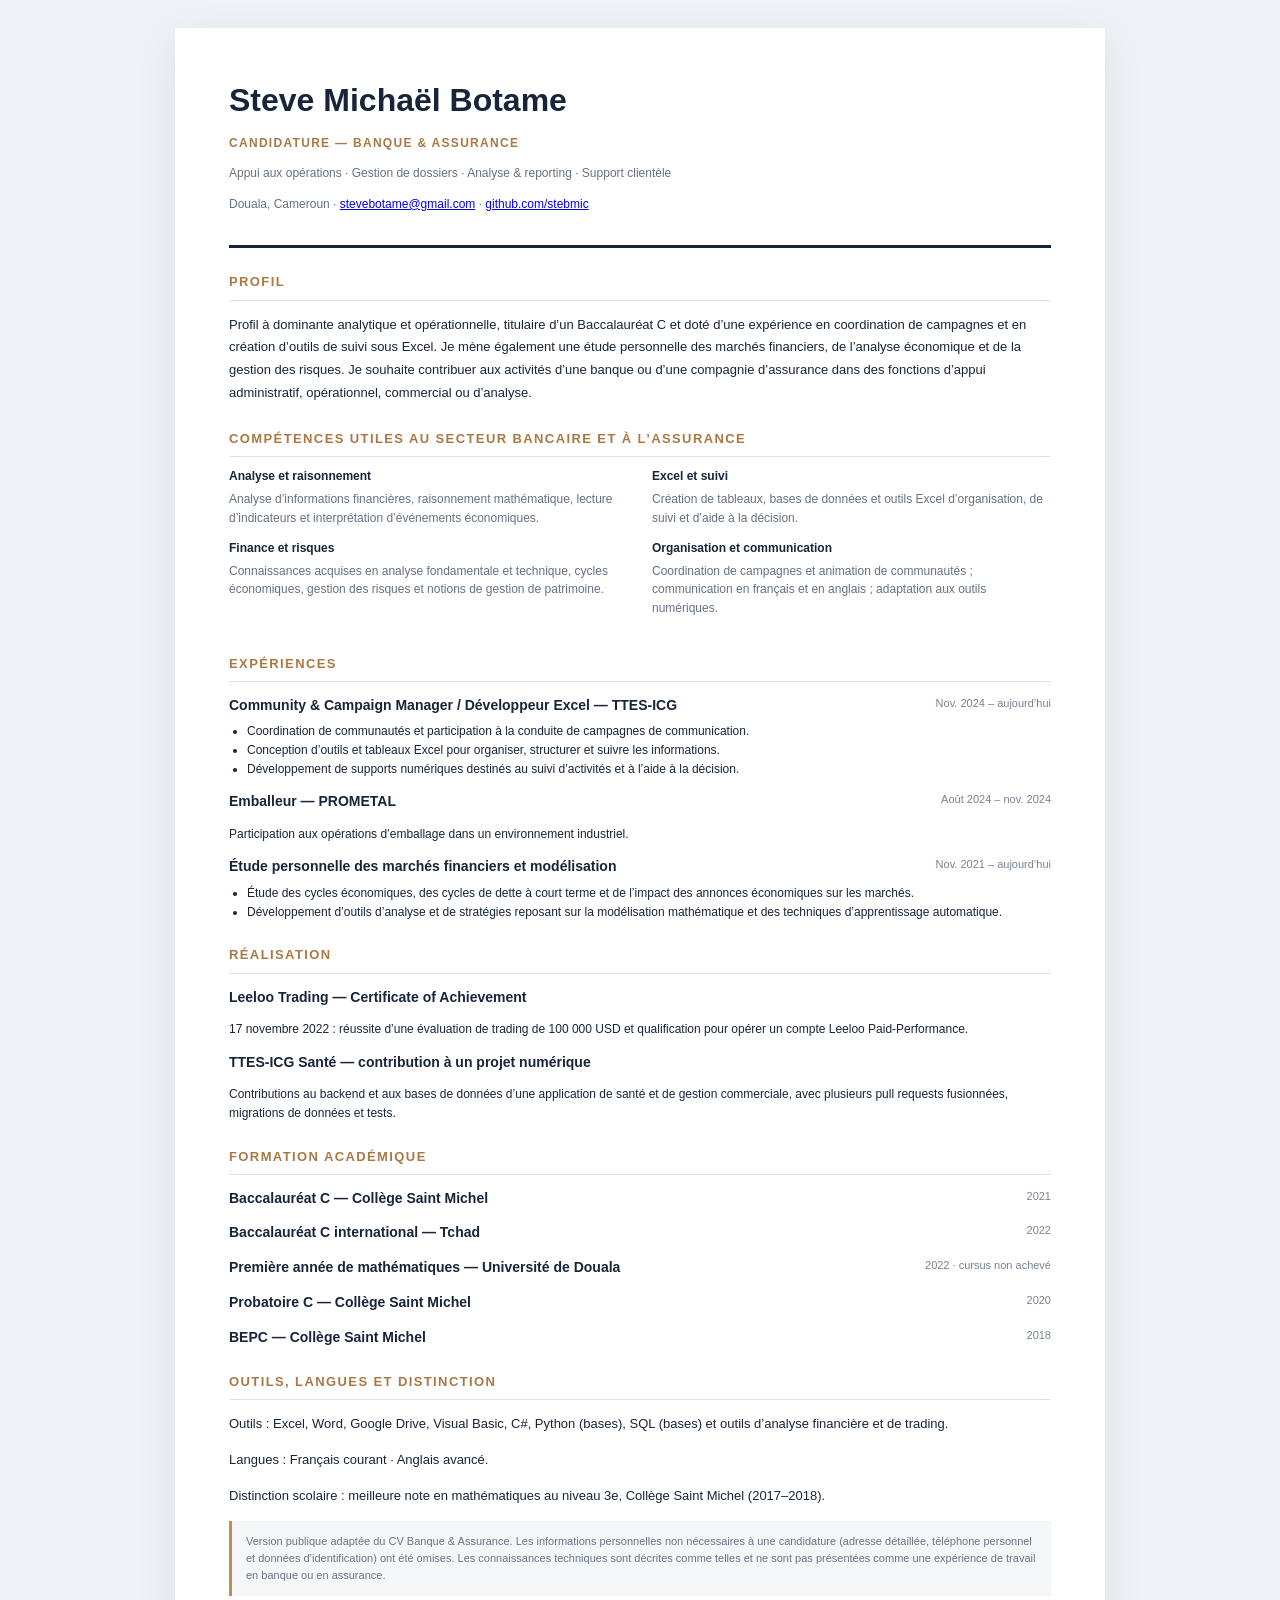
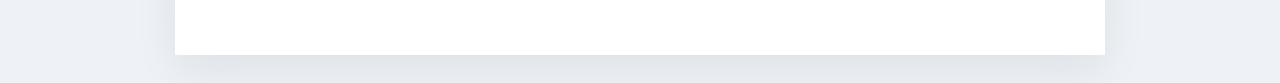
<file: documents/cv/cv-banque-assurance.html>
<!doctype html>
<html lang="fr"><head><meta charset="utf-8"><meta name="viewport" content="width=device-width,initial-scale=1"><title>CV Banque & Assurance — Steve Michaël Botame</title>
<style>
*{box-sizing:border-box}body{margin:0;background:#eef1f5;color:#17243a;font:14px/1.55 Arial,sans-serif}.paper{max-width:930px;margin:28px auto;background:#fff;padding:48px 54px;box-shadow:0 12px 40px #17243a14}.head{border-bottom:3px solid #15243a;padding-bottom:20px}.name{font-size:32px;font-weight:800;margin:0}.title{font-size:12px;letter-spacing:1.3px;text-transform:uppercase;color:#a87945;font-weight:bold;margin:8px 0}.contact{font-size:12px;color:#667184}.section{margin-top:24px}.section h2{font-size:13px;text-transform:uppercase;letter-spacing:1.4px;border-bottom:1px solid #dce2e9;padding-bottom:7px;color:#a87945}.summary{font-size:13px;line-height:1.75}.entry{margin:13px 0}.row{display:flex;justify-content:space-between;gap:14px}.entry h3{font-size:14px;margin:0}.meta{font-size:11px;color:#778293}.entry p,.entry li{font-size:12px}.entry ul{margin:6px 0;padding-left:18px}.columns{display:grid;grid-template-columns:1fr 1fr;gap:24px}.skill{margin-bottom:12px}.skill strong{display:block;font-size:12px}.skill p{margin:4px 0;font-size:12px;color:#657184}.note{font-size:11px;color:#687487;background:#f4f6f8;padding:12px 14px;border-left:3px solid #c28e50}
@media(max-width:660px){.paper{margin:0;padding:28px 20px}.name{font-size:27px}.row{display:block}.columns{grid-template-columns:1fr}}
@media print{body{background:#fff}.paper{margin:0;box-shadow:none;max-width:none;padding:20px 26px}}
</style></head><body><main class="paper">
<header class="head"><h1 class="name">Steve Michaël Botame</h1><p class="title">Candidature — Banque & Assurance</p><p class="contact">Appui aux opérations · Gestion de dossiers · Analyse & reporting · Support clientèle</p><p class="contact">Douala, Cameroun · <a href="mailto:stevebotame@gmail.com">stevebotame@gmail.com</a> · <a href="https://github.com/stebmic">github.com/stebmic</a></p></header>
<section class="section"><h2>Profil</h2><p class="summary">Profil à dominante analytique et opérationnelle, titulaire d’un Baccalauréat C et doté d’une expérience en coordination de campagnes et en création d’outils de suivi sous Excel. Je mène également une étude personnelle des marchés financiers, de l’analyse économique et de la gestion des risques. Je souhaite contribuer aux activités d’une banque ou d’une compagnie d’assurance dans des fonctions d’appui administratif, opérationnel, commercial ou d’analyse.</p></section>
<section class="section"><h2>Compétences utiles au secteur bancaire et à l’assurance</h2><div class="columns">
<div><div class="skill"><strong>Analyse et raisonnement</strong><p>Analyse d’informations financières, raisonnement mathématique, lecture d’indicateurs et interprétation d’événements économiques.</p></div><div class="skill"><strong>Finance et risques</strong><p>Connaissances acquises en analyse fondamentale et technique, cycles économiques, gestion des risques et notions de gestion de patrimoine.</p></div></div>
<div><div class="skill"><strong>Excel et suivi</strong><p>Création de tableaux, bases de données et outils Excel d’organisation, de suivi et d’aide à la décision.</p></div><div class="skill"><strong>Organisation et communication</strong><p>Coordination de campagnes et animation de communautés ; communication en français et en anglais ; adaptation aux outils numériques.</p></div></div>
</div></section>
<section class="section"><h2>Expériences</h2>
<div class="entry"><div class="row"><h3>Community & Campaign Manager / Développeur Excel — TTES-ICG</h3><span class="meta">Nov. 2024 – aujourd’hui</span></div><ul><li>Coordination de communautés et participation à la conduite de campagnes de communication.</li><li>Conception d’outils et tableaux Excel pour organiser, structurer et suivre les informations.</li><li>Développement de supports numériques destinés au suivi d’activités et à l’aide à la décision.</li></ul></div>
<div class="entry"><div class="row"><h3>Emballeur — PROMETAL</h3><span class="meta">Août 2024 – nov. 2024</span></div><p>Participation aux opérations d’emballage dans un environnement industriel.</p></div>
<div class="entry"><div class="row"><h3>Étude personnelle des marchés financiers et modélisation</h3><span class="meta">Nov. 2021 – aujourd’hui</span></div><ul><li>Étude des cycles économiques, des cycles de dette à court terme et de l’impact des annonces économiques sur les marchés.</li><li>Développement d’outils d’analyse et de stratégies reposant sur la modélisation mathématique et des techniques d’apprentissage automatique.</li></ul></div>
</section>
<section class="section"><h2>Réalisation</h2><div class="entry"><h3>Leeloo Trading — Certificate of Achievement</h3><p>17 novembre 2022 : réussite d’une évaluation de trading de 100 000 USD et qualification pour opérer un compte Leeloo Paid-Performance.</p></div><div class="entry"><h3>TTES-ICG Santé — contribution à un projet numérique</h3><p>Contributions au backend et aux bases de données d’une application de santé et de gestion commerciale, avec plusieurs pull requests fusionnées, migrations de données et tests.</p></div></section>
<section class="section"><h2>Formation académique</h2>
<div class="entry"><div class="row"><h3>Baccalauréat C — Collège Saint Michel</h3><span class="meta">2021</span></div></div>
<div class="entry"><div class="row"><h3>Baccalauréat C international — Tchad</h3><span class="meta">2022</span></div></div>
<div class="entry"><div class="row"><h3>Première année de mathématiques — Université de Douala</h3><span class="meta">2022 · cursus non achevé</span></div></div>
<div class="entry"><div class="row"><h3>Probatoire C — Collège Saint Michel</h3><span class="meta">2020</span></div></div>
<div class="entry"><div class="row"><h3>BEPC — Collège Saint Michel</h3><span class="meta">2018</span></div></div>
</section>
<section class="section"><h2>Outils, langues et distinction</h2><p class="summary">Outils : Excel, Word, Google Drive, Visual Basic, C#, Python (bases), SQL (bases) et outils d’analyse financière et de trading.</p><p class="summary">Langues : Français courant · Anglais avancé.</p><p class="summary">Distinction scolaire : meilleure note en mathématiques au niveau 3e, Collège Saint Michel (2017–2018).</p></section>
<p class="note">Version publique adaptée du CV Banque & Assurance. Les informations personnelles non nécessaires à une candidature (adresse détaillée, téléphone personnel et données d’identification) ont été omises. Les connaissances techniques sont décrites comme telles et ne sont pas présentées comme une expérience de travail en banque ou en assurance.</p>
</main></body></html>
</file>
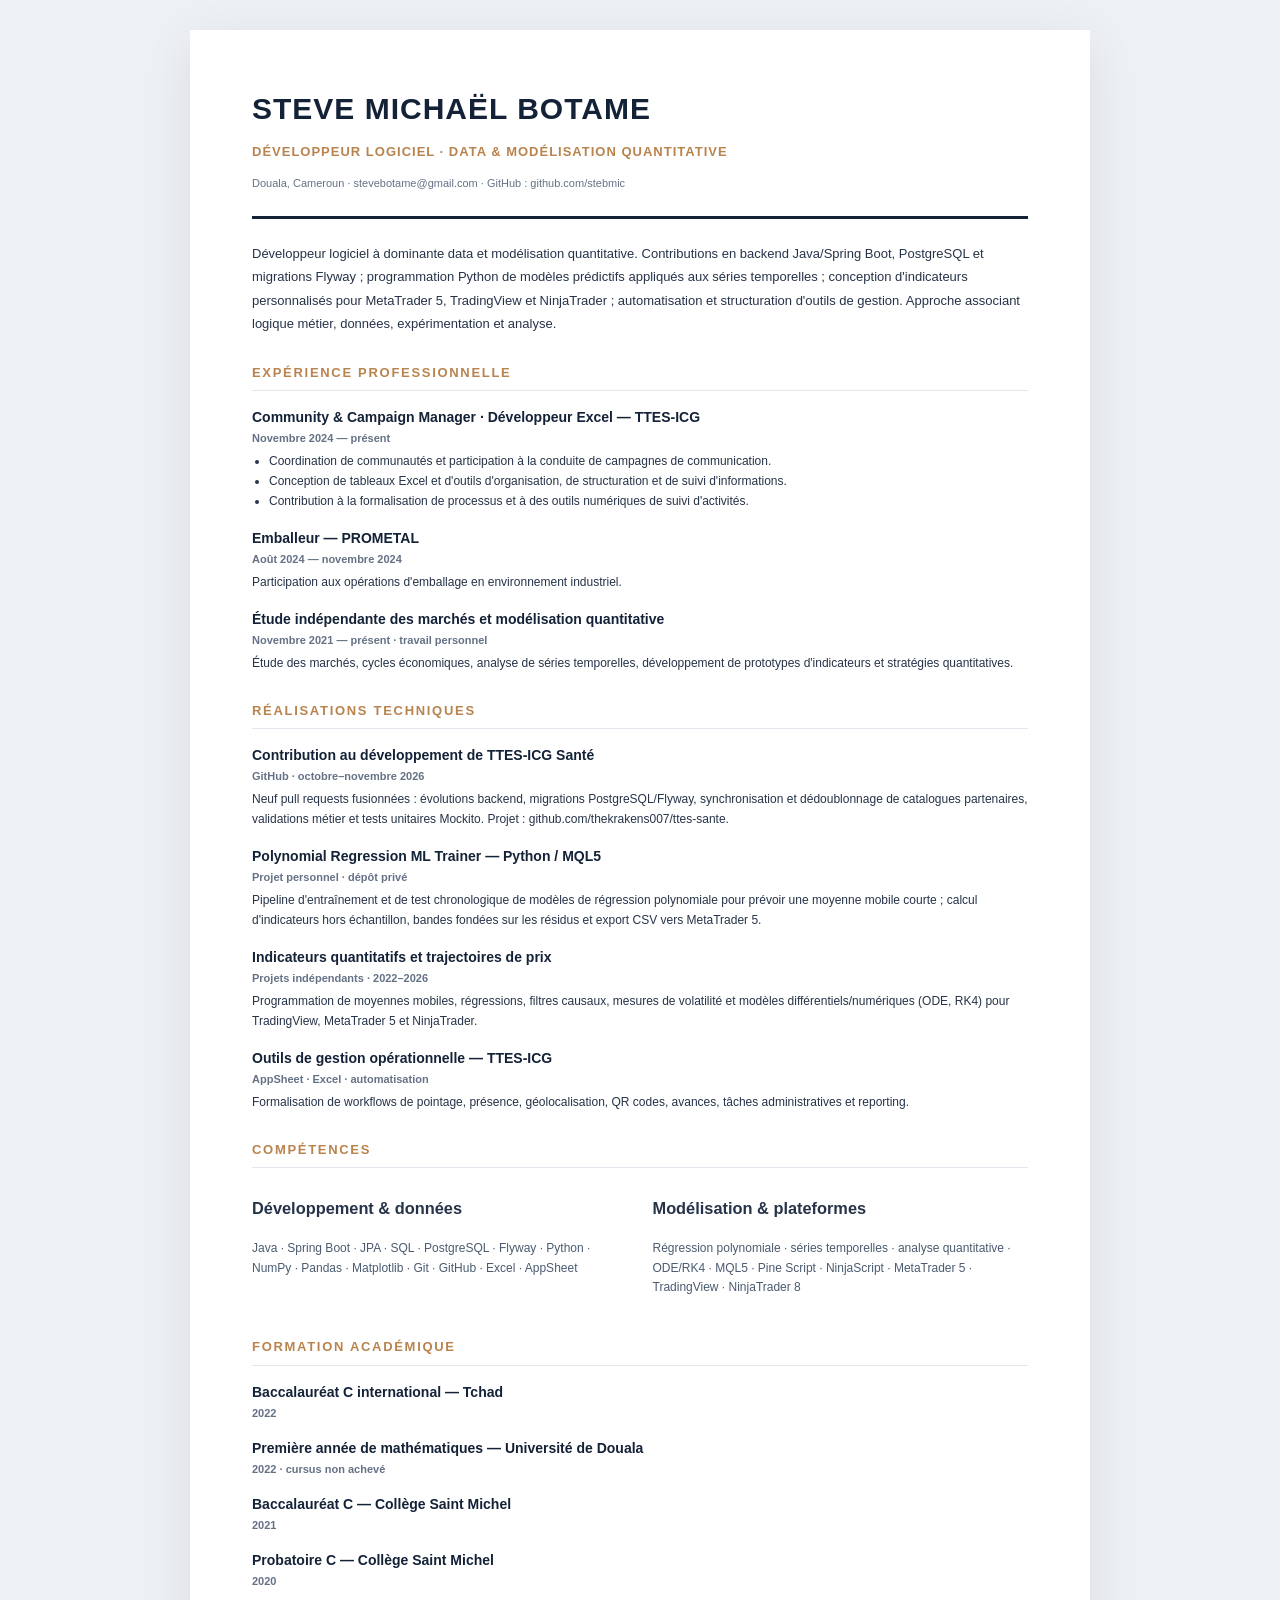
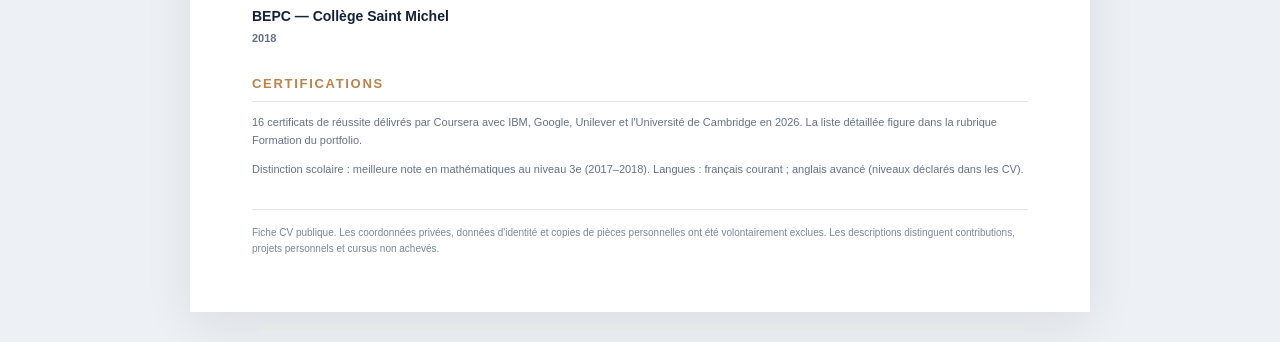
<file: documents/cv/cv-public.html>
<!doctype html>
<html lang="fr"><head><meta charset="utf-8"><meta name="viewport" content="width=device-width,initial-scale=1"><title>CV public — Steve Michaël Botame</title><style>
:root{--navy:#142237;--gold:#b9834e;--ink:#263348;--muted:#657286;--line:#e3e7ed}*{box-sizing:border-box}body{margin:0;background:#edf0f4;color:var(--ink);font:14px/1.65 "Arial",sans-serif}.sheet{max-width:900px;margin:30px auto;background:#fff;padding:54px 62px;box-shadow:0 12px 45px #14223716}.head{border-bottom:3px solid var(--navy);padding-bottom:24px}.name{font-size:30px;font-weight:700;letter-spacing:1px;color:var(--navy)}.role{font-size:13px;color:var(--gold);font-weight:700;letter-spacing:1px;margin-top:7px}.contact{font-size:11px;color:var(--muted);margin-top:12px}.summary{font-size:13px;line-height:1.8;margin:23px 0}.section{margin-top:26px}.section h2{font-size:13px;letter-spacing:1.7px;color:var(--gold);border-bottom:1px solid var(--line);padding-bottom:7px}.item{margin:15px 0}.item h3{font-size:14px;margin:0;color:var(--navy)}.meta{font-size:11px;color:var(--muted);font-weight:700}.item p{font-size:12px;margin:5px 0}.grid{display:grid;grid-template-columns:1fr 1fr;gap:25px}.tags{font-size:12px;color:#4b5b70}.small{font-size:11px;color:var(--muted)}ul{margin:5px 0;padding-left:17px;font-size:12px}footer{border-top:1px solid var(--line);margin-top:30px;padding-top:15px;font-size:10px;color:#7c8796}@media(max-width:650px){.sheet{margin:0;padding:30px 22px}.name{font-size:24px}.grid{grid-template-columns:1fr}}
</style></head><body><main class="sheet">
<header class="head"><div class="name">STEVE MICHAËL BOTAME</div><div class="role">DÉVELOPPEUR LOGICIEL · DATA & MODÉLISATION QUANTITATIVE</div><div class="contact">Douala, Cameroun · stevebotame@gmail.com · GitHub : github.com/stebmic</div></header>
<p class="summary">Développeur logiciel à dominante data et modélisation quantitative. Contributions en backend Java/Spring Boot, PostgreSQL et migrations Flyway ; programmation Python de modèles prédictifs appliqués aux séries temporelles ; conception d'indicateurs personnalisés pour MetaTrader 5, TradingView et NinjaTrader ; automatisation et structuration d'outils de gestion. Approche associant logique métier, données, expérimentation et analyse.</p>
<section class="section"><h2>EXPÉRIENCE PROFESSIONNELLE</h2>
<div class="item"><h3>Community & Campaign Manager · Développeur Excel — TTES-ICG</h3><div class="meta">Novembre 2024 — présent</div><ul><li>Coordination de communautés et participation à la conduite de campagnes de communication.</li><li>Conception de tableaux Excel et d'outils d'organisation, de structuration et de suivi d'informations.</li><li>Contribution à la formalisation de processus et à des outils numériques de suivi d'activités.</li></ul></div>
<div class="item"><h3>Emballeur — PROMETAL</h3><div class="meta">Août 2024 — novembre 2024</div><p>Participation aux opérations d'emballage en environnement industriel.</p></div>
<div class="item"><h3>Étude indépendante des marchés et modélisation quantitative</h3><div class="meta">Novembre 2021 — présent · travail personnel</div><p>Étude des marchés, cycles économiques, analyse de séries temporelles, développement de prototypes d'indicateurs et stratégies quantitatives.</p></div>
</section>
<section class="section"><h2>RÉALISATIONS TECHNIQUES</h2>
<div class="item"><h3>Contribution au développement de TTES-ICG Santé</h3><div class="meta">GitHub · octobre–novembre 2026</div><p>Neuf pull requests fusionnées : évolutions backend, migrations PostgreSQL/Flyway, synchronisation et dédoublonnage de catalogues partenaires, validations métier et tests unitaires Mockito. Projet : github.com/thekrakens007/ttes-sante.</p></div>
<div class="item"><h3>Polynomial Regression ML Trainer — Python / MQL5</h3><div class="meta">Projet personnel · dépôt privé</div><p>Pipeline d'entraînement et de test chronologique de modèles de régression polynomiale pour prévoir une moyenne mobile courte ; calcul d'indicateurs hors échantillon, bandes fondées sur les résidus et export CSV vers MetaTrader 5.</p></div>
<div class="item"><h3>Indicateurs quantitatifs et trajectoires de prix</h3><div class="meta">Projets indépendants · 2022–2026</div><p>Programmation de moyennes mobiles, régressions, filtres causaux, mesures de volatilité et modèles différentiels/numériques (ODE, RK4) pour TradingView, MetaTrader 5 et NinjaTrader.</p></div>
<div class="item"><h3>Outils de gestion opérationnelle — TTES-ICG</h3><div class="meta">AppSheet · Excel · automatisation</div><p>Formalisation de workflows de pointage, présence, géolocalisation, QR codes, avances, tâches administratives et reporting.</p></div>
</section>
<section class="section"><h2>COMPÉTENCES</h2><div class="grid"><div><h3>Développement & données</h3><p class="tags">Java · Spring Boot · JPA · SQL · PostgreSQL · Flyway · Python · NumPy · Pandas · Matplotlib · Git · GitHub · Excel · AppSheet</p></div><div><h3>Modélisation & plateformes</h3><p class="tags">Régression polynomiale · séries temporelles · analyse quantitative · ODE/RK4 · MQL5 · Pine Script · NinjaScript · MetaTrader 5 · TradingView · NinjaTrader 8</p></div></div></section>
<section class="section"><h2>FORMATION ACADÉMIQUE</h2>
<div class="item"><h3>Baccalauréat C international — Tchad</h3><div class="meta">2022</div></div><div class="item"><h3>Première année de mathématiques — Université de Douala</h3><div class="meta">2022 · cursus non achevé</div></div><div class="item"><h3>Baccalauréat C — Collège Saint Michel</h3><div class="meta">2021</div></div><div class="item"><h3>Probatoire C — Collège Saint Michel</h3><div class="meta">2020</div></div><div class="item"><h3>BEPC — Collège Saint Michel</h3><div class="meta">2018</div></div></section>
<section class="section"><h2>CERTIFICATIONS</h2><p class="small">16 certificats de réussite délivrés par Coursera avec IBM, Google, Unilever et l'Université de Cambridge en 2026. La liste détaillée figure dans la rubrique Formation du portfolio.</p><p class="small">Distinction scolaire : meilleure note en mathématiques au niveau 3e (2017–2018). Langues : français courant ; anglais avancé (niveaux déclarés dans les CV).</p></section>
<footer>Fiche CV publique. Les coordonnées privées, données d'identité et copies de pièces personnelles ont été volontairement exclues. Les descriptions distinguent contributions, projets personnels et cursus non achevés.</footer>
</main></body></html>
</file>
<file: assets/css/style.css>
:root{--navy:#101b2d;--ink:#17243a;--muted:#687487;--paper:#f7f8fa;--line:#e5e9ef;--gold:#d7a66a;--white:#fff;--sans:"DM Sans",sans-serif;--display:"Manrope",sans-serif}*{box-sizing:border-box}html{scroll-behavior:smooth;scroll-padding-top:90px}body{margin:0;background:var(--paper);color:var(--ink);font-family:var(--sans);font-size:15px;line-height:1.7}a{color:inherit;text-decoration:none}.section-wrap{width:min(1160px,calc(100% - 56px));margin-inline:auto}.site-header{height:82px;padding:0 max(28px,calc((100% - 1160px)/2));display:flex;align-items:center;justify-content:space-between;background:#fff;border-bottom:1px solid var(--line);position:sticky;top:0;z-index:20}.brand{display:flex;align-items:center;gap:10px;font:800 12px var(--display);letter-spacing:2px}.brand-mark{display:grid;place-items:center;width:37px;height:37px;background:var(--navy);color:white;border-radius:9px;font:800 12px var(--display);letter-spacing:0}.brand-dot{color:#bd8750}.site-header nav{display:flex;align-items:center;gap:22px;font-size:12px;font-weight:600}.site-header nav a:not(.nav-contact){color:#667184}.site-header nav a:hover,.text-link:hover{color:#b27c43}.nav-contact{background:var(--navy);color:white;padding:10px 14px;border-radius:5px}.nav-contact span{margin-left:8px;color:var(--gold)}.menu-toggle{display:none;border:0;background:none;font-size:24px}.hero{min-height:610px;display:grid;grid-template-columns:1.1fr .9fr;align-items:center;gap:60px;padding-block:72px}.eyebrow{font:700 10px var(--display);letter-spacing:2px;color:#a87945;margin:0 0 22px;display:flex;align-items:center;gap:12px}.eyebrow-line{width:27px;height:1px;background:#b88958}.hero h1{font:800 clamp(46px,6vw,72px)/1.03 var(--display);letter-spacing:-3px;margin:0}.accent{color:#b88750}.hero-role{font:700 16px var(--display);margin:23px 0 0}.hero-intro{max-width:560px;color:#657184;font-size:15px;line-height:1.9;margin:15px 0 28px}.hero-actions{display:flex;align-items:center;gap:26px;flex-wrap:wrap}.button{display:inline-flex;align-items:center;gap:30px;padding:15px 20px;border-radius:4px;font-weight:700;font-size:12px}.button-primary{background:var(--navy);color:white}.button-primary span{color:var(--gold);font-size:18px}.text-link{font-size:12px;font-weight:700;color:#344158}.text-link span{margin-left:8px}.hero-meta{display:flex;gap:22px;margin-top:47px;font-size:11px;color:#7d8795;flex-wrap:wrap}.hero-meta>span{display:flex;align-items:center;gap:8px}.hero-meta a{font-weight:700;color:#455268}.status-dot{width:7px;height:7px;border-radius:50%;background:#6a9b79}.hero-art{height:410px;position:relative;display:grid;place-items:center}.art-orbit{position:absolute;border:1px solid #dce1e8;border-radius:50%;transform:rotate(-25deg)}.orbit-one{width:390px;height:290px}.orbit-two{width:320px;height:400px;transform:rotate(45deg)}.art-card{position:relative;width:255px;height:320px;background:var(--navy);color:white;padding:34px;display:flex;flex-direction:column;justify-content:space-between;box-shadow:20px 25px 60px #17243a25;transform:rotate(5deg)}.art-kicker,.art-foot{font:700 9px var(--display);letter-spacing:2px;color:#c99b66}.art-card strong{font:700 24px/1.4 var(--display);letter-spacing:-.8px}.art-foot{font-size:7px;color:#aab4c3}.art-cross{position:absolute;color:#bd8b54;font-size:35px}.cross-one{top:28px;right:44px}.cross-two{bottom:35px;left:20px}.art-number{position:absolute;bottom:0;right:4px;font:600 10px var(--display);letter-spacing:2px;color:#8993a2}.intro-strip{background:#eceff3}.strip-inner{display:flex;align-items:center;gap:65px;padding-block:24px}.strip-inner span{font:700 10px var(--display);letter-spacing:2px;color:#a87945}.strip-inner p{margin:0;font:600 15px var(--display);color:#39465a}.content-section{padding-block:100px}.section-heading{margin-bottom:50px}.section-heading h2,.docs-heading h2{font:800 clamp(34px,4.2vw,49px)/1.15 var(--display);letter-spacing:-2px;margin:0}.muted{color:#8993a2}.profile-grid{display:grid;grid-template-columns:1fr 1fr;gap:100px}.large-copy{font:600 24px/1.6 var(--display);letter-spacing:-.5px;margin:0;max-width:500px}.profile-detail{color:#657184;line-height:1.9}.note{padding:15px 18px;border-left:2px solid var(--gold);background:#eff1f4;color:#4d596a;font-size:12px}.dark-section{background:var(--navy);color:white}.light-heading .eyebrow{color:#d3a36b}.dark-muted{color:#8c9aaf}.skills-grid{display:grid;grid-template-columns:repeat(3,1fr);gap:35px 28px}.skill-item{border-top:1px solid #344155;padding-top:18px}.skill-index{font:700 11px var(--display);color:#c89a66}.skill-item h3{font:700 17px var(--display);margin:18px 0 10px}.skill-item p{font-size:12px;line-height:1.9;color:#aeb8c7;min-height:82px}.tags{display:flex;flex-wrap:wrap;gap:6px}.tags span{font-size:9px;color:#d5dce5;border:1px solid #3b485c;padding:4px 8px;border-radius:2px}.skills-footnote{font-size:10px;color:#8794a8;margin:35px 0 0}.timeline{border-top:1px solid var(--line)}.timeline-item{display:grid;grid-template-columns:220px 1fr;gap:35px;padding:28px 0;border-bottom:1px solid var(--line)}.timeline-date{font:700 10px var(--display);letter-spacing:1.3px;color:#a87945;padding-top:5px}.timeline-main h3{font:700 18px var(--display);margin:0}.timeline-org{font-size:11px;font-weight:700;color:#778294;margin:3px 0 9px}.timeline-main ul{padding-left:17px;margin:7px 0 0;color:#687487;font-size:12px;line-height:1.9}.projects-section{background:#fff}.section-desc{max-width:600px;color:#758092;margin-top:18px;line-height:1.8;font-size:13px}.projects-grid{display:grid;grid-template-columns:repeat(3,1fr);gap:20px}.project-card{background:#fafbfc;border:1px solid var(--line);padding:19px 19px 23px;transition:transform .2s,box-shadow .2s}.project-card:hover{transform:translateY(-4px);box-shadow:0 15px 35px #17243a0d}.project-top{display:flex;justify-content:space-between;align-items:center;gap:10px}.project-type{font:700 8px var(--display);letter-spacing:1.1px;color:#8a94a2}.project-arrow{color:#b5834c;font-weight:700}.project-visual{height:140px;margin:17px 0 20px;display:grid;place-items:center;overflow:hidden}.visual-blue{background:#e8edf4}.visual-sand{background:#f0e9df}.visual-green{background:#e8eee9}.visual-lilac{background:#eceaf3}.mini-window{width:68%;height:95px;background:#fff;padding:12px;box-shadow:0 8px 20px #17243a12;position:relative}.mini-window>span{display:inline-block;width:5px;height:5px;border-radius:50%;background:#d2d8df;margin-right:4px}.mini-bars{height:52px;display:flex;align-items:end;gap:8px;padding-top:8px}.mini-bars i{width:19%;background:#8299b5;height:30%}.mini-bars i:nth-child(2){height:70%}.mini-bars i:nth-child(3){height:48%}.mini-bars i:nth-child(4){height:90%}.project-visual svg{width:100%;height:100%}.ledger{width:67%;height:100px;background:white;box-shadow:0 8px 20px #17243a12;padding:15px;position:relative}.ledger div{height:1px;background:#dce3dd;margin:10px 0}.ledger b{position:absolute;right:14px;bottom:9px;color:#72917a;font:700 10px var(--display)}.math-lines{width:70%;height:90px;position:relative;border-left:1px solid #c3bfd3;border-bottom:1px solid #c3bfd3}.math-lines i{position:absolute;left:0;right:0;height:2px;background:#7f789c;top:27px;transform:rotate(-17deg)}.math-lines i:nth-child(2){top:48px;transform:rotate(7deg);background:#bd9669}.math-lines i:nth-child(3){top:67px;transform:rotate(-5deg);background:#7f789c}.math-lines b{position:absolute;bottom:8px;right:7px;font:700 9px var(--display);color:#645b83}.data-grid{display:grid;grid-template-columns:repeat(3,30px);gap:5px}.data-grid span{width:30px;height:23px;background:#849cb6;border-radius:2px}.data-grid span:nth-child(3n+2){background:#c99d69}.academy-card{background:white;width:78%;height:83px;display:flex;flex-direction:column;justify-content:center;align-items:center;gap:8px;box-shadow:0 8px 20px #17243a12}.academy-card b{font:800 19px var(--display);letter-spacing:2px}.academy-card span{font:700 7px var(--display);letter-spacing:1px;color:#9a7042}.project-card h3{font:700 16px var(--display);letter-spacing:-.4px;margin:0 0 9px}.project-card p{font-size:11px;line-height:1.85;color:#737e8d;min-height:112px}.project-status{display:block;font-size:10px;color:#9a7042;font-weight:700;margin-top:12px}.project-result{display:flex;justify-content:space-between;align-items:center;border-top:1px solid #e2e6eb;border-bottom:1px solid #e2e6eb;padding:8px 0;margin-top:10px}.project-result strong{font:700 12px var(--display);color:#345a49}.project-result span{font-size:9px;color:#7b8695}.education-grid{display:grid;grid-template-columns:1fr 1fr;gap:70px}.subheading{font:700 17px var(--display);margin:0 0 25px}.education-item{display:grid;grid-template-columns:70px 1fr;gap:15px;padding:12px 0;border-bottom:1px solid var(--line)}.education-item>span{font:700 11px var(--display);color:#a87945}.education-item h4{font:700 13px var(--display);margin:0}.education-item p{font-size:11px;color:#778294;margin:2px 0 0}.distinction{font-size:11px;line-height:1.8;color:#657184;border-left:2px solid var(--gold);padding:10px 13px;background:#f0f1f3;margin-top:20px}.education-note{font-size:12px;color:#687487;line-height:1.8;margin:-8px 0 18px}.certificate-group{padding:13px 0;border-top:1px solid var(--line)}.issuer{font:700 9px var(--display);letter-spacing:1.4px;color:#a87945}.certificate-group ul{padding-left:17px;margin:8px 0 0;color:#657184;font-size:11px;line-height:1.9}.achievement-section{background:var(--navy);color:white}.achievement-inner{padding-block:58px;display:flex;align-items:center;justify-content:space-between;gap:60px}.achievement-inner>div{max-width:720px}.achievement-inner .eyebrow{color:#d3a36b}.achievement-inner h2{font:800 34px/1.2 var(--display);letter-spacing:-1.5px;margin:0}.achievement-inner h2 span{color:#c89a66}.achievement-inner p:not(.eyebrow){font-size:12px;color:#b1bccb;line-height:1.9;margin:15px 0 0}.button-light{background:white;color:var(--navy);white-space:nowrap}.button-light span{color:#b27c43;font-size:18px}.documents-section{background:#eef0f3}.docs-heading{display:flex;justify-content:space-between;align-items:end;gap:60px;margin-bottom:45px}.docs-heading>p{max-width:390px;font-size:12px;color:#687487;line-height:1.9;margin:0 0 5px}.doc-toolbar{display:flex;justify-content:space-between;align-items:center;border-bottom:1px solid #d9dee6;padding-bottom:15px;gap:20px}.filter-tabs{display:flex;gap:7px;flex-wrap:wrap}.filter{border:1px solid transparent;background:transparent;color:#697587;padding:8px 13px;font:600 11px var(--sans);cursor:pointer}.filter.active{background:var(--navy);color:white}.doc-count{font-size:10px;color:#7b8695}.document-list{padding-top:20px}.document-row{display:grid;grid-template-columns:1fr auto;align-items:center;gap:15px;background:white;border:1px solid #e0e4ea;padding:17px 20px;margin-bottom:9px}.document-info{display:flex;align-items:center;gap:15px}.pdf-icon{width:42px;height:44px;background:#f2e8e5;color:#a64d42;display:grid;place-items:center;font:800 9px var(--display)}.document-info h3{font:700 13px var(--display);margin:0}.document-info p{font-size:10px;color:#7a8492;margin:2px 0 0}.doc-actions{display:flex;align-items:center;gap:18px}.doc-actions button,.doc-actions a{border:0;background:none;color:#344158;font:700 11px var(--sans);cursor:pointer}.doc-actions button:hover,.doc-actions a:hover{color:#b27c43}.viewer{background:white;margin-top:28px;border:1px solid #dce1e8}.viewer-head{padding:17px 20px;display:flex;align-items:center;justify-content:space-between;gap:20px}.viewer-label{font:700 9px var(--display);letter-spacing:1.5px;color:#a87945}.viewer-head h3{font:700 14px var(--display);margin:3px 0 0}.viewer-actions{display:flex;align-items:center;gap:20px}.close-viewer{border:0;background:#edf0f4;width:30px;height:30px;cursor:pointer}.viewer iframe{width:100%;height:720px;border:0;border-top:1px solid var(--line)}.contact-section{background:#dce4ed}.contact-inner{padding-block:75px;display:flex;justify-content:space-between;align-items:center;gap:40px}.contact-inner h2{font:800 43px/1.15 var(--display);letter-spacing:-1.5px;margin:0}.contact-inner>div>p:last-child{color:#657184;font-size:12px;margin-top:15px}.contact-inner>div>p a{font-weight:700;color:#344158}.site-footer{background:#0b1422;color:#9da8b8}.footer-inner{min-height:85px;display:flex;align-items:center;justify-content:space-between;gap:20px;font-size:10px}.footer-brand{color:white}.footer-brand .brand-mark{background:#27364a}.site-footer a:last-child{color:#d2a36c}.site-footer a:last-child:hover{color:white}
@media(max-width:1050px){.site-header nav{gap:13px}.site-header nav a{font-size:11px}.hero{gap:20px}.hero-art{transform:scale(.88)}.projects-grid{grid-template-columns:repeat(2,1fr)}.project-card p{min-height:90px}}
@media(max-width:850px){.site-header nav{gap:11px}.profile-grid{gap:45px}.skills-grid{grid-template-columns:repeat(2,1fr)}.education-grid{gap:40px}.docs-heading{align-items:start;flex-direction:column;gap:20px}.docs-heading>p{max-width:600px}}
@media(max-width:700px){.site-header{height:70px;padding-inline:18px}.menu-toggle{display:block}.site-header nav{display:none;position:absolute;top:70px;left:0;right:0;background:white;padding:20px;box-shadow:0 15px 20px #101b2d12;flex-direction:column;align-items:stretch;gap:16px}.site-header nav.open{display:flex}.nav-contact{text-align:center}.section-wrap{width:min(100% - 36px,1160px)}.hero{grid-template-columns:1fr;padding-block:58px 40px;gap:10px}.hero h1{font-size:48px}.hero-role{font-size:14px}.hero-intro{font-size:13px}.hero-meta{margin-top:32px;gap:12px}.hero-art{height:310px;transform:scale(.78);margin-top:-8px}.strip-inner{gap:15px;align-items:start;flex-direction:column}.strip-inner p{font-size:13px}.content-section{padding-block:68px}.section-heading{margin-bottom:34px}.section-heading h2,.docs-heading h2{font-size:35px}.profile-grid,.education-grid{grid-template-columns:1fr;gap:28px}.large-copy{font-size:20px}.skills-grid,.projects-grid{grid-template-columns:1fr}.skill-item p,.project-card p{min-height:0}.skill-item h3{margin-top:14px}.timeline-item{grid-template-columns:1fr;gap:7px;padding:20px 0}.timeline-main h3{font-size:16px}.project-card{padding:17px}.project-card p{min-height:0}.achievement-inner{padding-block:48px;align-items:start;flex-direction:column;gap:22px}.achievement-inner h2{font-size:30px}.docs-heading{margin-bottom:30px}.doc-toolbar{align-items:start;flex-direction:column}.filter-tabs{gap:2px}.filter{padding:7px 9px}.document-row{grid-template-columns:1fr}.doc-actions{justify-content:flex-end}.viewer-head{align-items:start;flex-direction:column}.viewer-actions{width:100%;justify-content:space-between}.viewer iframe{height:600px}.contact-inner{padding-block:55px;align-items:start;flex-direction:column}.contact-inner h2{font-size:36px}.footer-inner{padding-block:22px;align-items:start;flex-direction:column}.footer-inner>span{order:3}}


/* Portfolio profile content */
.timeline{border-top:1px solid #dfe4eb}.timeline-item{display:grid;grid-template-columns:220px 1fr;gap:42px;padding:27px 0;border-bottom:1px solid #dfe4eb}.timeline-date{font:700 10px var(--display);letter-spacing:1px;color:#a87945}.timeline-item h3{font:700 19px var(--display);margin:0 0 4px}.timeline-role{font-size:12px;font-weight:700;color:#526176;margin:0 0 8px!important}.timeline-item p:last-child{font-size:13px;color:#687487;max-width:750px;margin:0}.project-link{display:inline-block;font-size:11px;font-weight:700;color:#9a7042;margin-top:4px}.project-link:hover{color:#17243a;text-decoration:underline}.education-grid{display:grid;grid-template-columns:1fr 1fr;gap:22px}.education-panel{background:white;border:1px solid var(--line);padding:25px}.education-panel h3{font:700 17px var(--display);margin:0 0 22px}.education-panel p{font-size:12px;color:#6b7686;line-height:1.9}.education-row{display:grid;grid-template-columns:58px 1fr;gap:15px;padding:11px 0;border-top:1px solid #edf0f4}.education-row>span{font:700 11px var(--display);color:#a87945}.education-row strong{display:block;font:700 12px var(--display)}.education-row small{display:block;color:#778293;font-size:10px;margin-top:3px}.credential-highlight{margin-top:22px;background:#e8edf3;padding:22px 25px;display:flex;gap:25px;align-items:flex-start}.credential-year{font:700 10px var(--display);letter-spacing:1px;color:#a87945;white-space:nowrap}.credential-highlight strong{font:700 15px var(--display)}.credential-highlight p{font-size:12px;color:#667184;margin:6px 0 0;max-width:760px}.certification-listing{background:#f0f2f5}.compact-section{padding-block:60px!important}.certification-listing .section-heading{margin-bottom:23px}.certification-listing .button{margin-top:5px}.document-row .pdf-icon{font-size:9px}.project-card{display:flex;flex-direction:column}.project-card .project-link,.project-card .project-status{margin-top:auto;padding-top:10px}
@media(max-width:850px){.timeline-item{grid-template-columns:180px 1fr;gap:22px}.education-grid{grid-template-columns:1fr 1fr}}
@media(max-width:620px){.timeline-item{grid-template-columns:1fr;gap:7px}.education-grid{grid-template-columns:1fr}.credential-highlight{flex-direction:column;gap:8px}.compact-section{padding-block:45px!important}}

.hero-copy>.eyebrow{white-space:nowrap}


/* Professional profile additions */
.hero-role{font:700 16px/1.5 var(--display);letter-spacing:-.3px;color:#6d7888;margin:16px 0 0}
.profile-stats{display:grid;grid-template-columns:repeat(3,1fr);gap:20px;margin-top:52px;padding-top:26px;border-top:1px solid var(--line)}
.profile-stats>div{display:flex;align-items:center;gap:13px}.profile-stats strong{font:800 31px var(--display);color:#b88750}.profile-stats span{font-size:10px;line-height:1.55;color:#798392}
.skills-footnote{font-size:10px;color:#9ca9bb;margin:30px 0 0}
.timeline{border-top:1px solid var(--line)}
.timeline-item{display:grid;grid-template-columns:235px 1fr;gap:45px;padding:30px 0;border-bottom:1px solid var(--line)}
.timeline-date{font:700 10px var(--display);letter-spacing:1.3px;color:#a87945;padding-top:3px}
.timeline-kind{font:700 9px var(--display);letter-spacing:1.2px;color:#8d98a7}
.timeline-content h3{font:700 21px var(--display);letter-spacing:-.6px;margin:8px 0 2px}
.timeline-content h4{font:600 12px var(--sans);color:#a87945;margin:0 0 12px}
.timeline-content ul{padding-left:17px;margin:0;color:#687487;font-size:12px;line-height:1.9}
.project-metric{font-size:11px!important;color:#536073!important;min-height:0!important;padding:10px 12px;background:#f1f3f6;border-left:2px solid #c18a4c}
.project-links{margin:0 0 14px}.project-links a{font-size:11px;font-weight:700;color:#9a7042}
.education-grid{display:grid;grid-template-columns:1.45fr .75fr;gap:70px;align-items:start}
.education-main{border-top:1px solid var(--line)}
.education-item{display:grid;grid-template-columns:80px 1fr;gap:22px;padding:18px 0;border-bottom:1px solid var(--line)}
.education-year{font:700 12px var(--display);color:#b17d48}
.education-item h3{font:700 16px var(--display);margin:0 0 4px}
.education-item p{font-size:11px;color:#7b8593;margin:0}
.education-aside{padding:27px;background:#fff;border:1px solid var(--line)}
.award-icon{font-size:25px;color:#bb8a54}
.education-aside .eyebrow{margin:13px 0}
.education-aside h3{font:700 20px/1.35 var(--display);margin:0 0 10px}
.education-aside>p:not(.eyebrow){font-size:12px;color:#687487;line-height:1.8}
.aside-line{height:1px;background:var(--line);margin:22px 0}
.small-muted{font-size:10px!important;color:#9099a6!important}
.docs-footnote{font-size:10px;color:#7a8593;line-height:1.8;margin-top:25px}
.document-row{grid-template-columns:minmax(0,1fr) auto}
.doc-actions .issuer-label{font-size:10px;color:#8a94a2;margin-right:8px}
.doc-actions .cert-link{display:inline-block;padding:8px 12px;background:#f0f2f5;color:#344158;font-size:10px;font-weight:700}
.doc-actions .cert-link:hover{background:#e5e9ee;color:#9b6f40}
.language-section{display:grid;grid-template-columns:1fr 1fr;align-items:center;gap:55px}
.language-section h2{font:800 42px/1.15 var(--display);letter-spacing:-1.8px;margin:0}
.language-list{border-top:1px solid #344155}
.language-list>div{display:flex;justify-content:space-between;gap:20px;padding:17px 0;border-bottom:1px solid #344155;color:#b6c0cf;font-size:13px}
.language-list strong{color:white;font:700 12px var(--display)}
.contact-detail{display:flex;gap:22px;flex-wrap:wrap;margin-top:20px}
.contact-detail a{font-size:12px;font-weight:700;color:#8b6138}
@media(max-width:850px){.timeline-item{grid-template-columns:175px 1fr;gap:25px}.education-grid{gap:30px}.profile-stats{gap:10px}}
@media(max-width:620px){.hero-role{font-size:14px}.profile-stats{grid-template-columns:1fr;gap:12px;margin-top:35px}.profile-stats>div{border-bottom:1px solid var(--line);padding-bottom:10px}.timeline-item{grid-template-columns:1fr;gap:8px;padding:23px 0}.timeline-content h3{font-size:18px}.education-grid{grid-template-columns:1fr;gap:25px}.education-item{grid-template-columns:55px 1fr;gap:12px}.language-section{grid-template-columns:1fr;gap:24px}.language-section h2{font-size:36px}.document-row{grid-template-columns:1fr}.doc-actions{justify-content:space-between;flex-wrap:wrap}.docs-footnote{margin-top:18px}}


.achievement-wrap{padding-bottom:40px}
.achievement-banner{display:flex;align-items:center;justify-content:space-between;gap:35px;padding:26px 30px;background:#fff;border:1px solid var(--line);border-left:3px solid #bd8b54}
.achievement-banner h3{font:700 20px var(--display);letter-spacing:-.5px;margin:8px 0}
.achievement-banner p{font-size:12px;line-height:1.8;color:#6d7888;margin:0;max-width:760px}
.achievement-date{font:800 14px var(--display);letter-spacing:1px;color:#b17d48;white-space:nowrap}
.doc-actions button[data-preview]{display:inline-block;padding:8px 12px;border:0;background:#f0f2f5;color:#344158;font:700 10px var(--sans);cursor:pointer}
.doc-actions button[data-preview]:hover{background:#e5e9ee;color:#9b6f40}
@media(max-width:620px){.achievement-banner{align-items:start;flex-direction:column;gap:12px;padding:22px}.achievement-banner h3{font-size:17px}}


.public-files{display:grid;grid-template-columns:1fr 1fr;gap:14px;margin:25px 0 32px}
.public-file-card{background:#fff;border:1px solid #dfe4eb;padding:17px 18px;display:flex;flex-direction:column;gap:12px;min-width:0}
.public-file-copy{display:flex;gap:13px;align-items:center}
.public-file-copy h3{font:700 13px var(--display);margin:0}
.public-file-copy p{font-size:10px;color:#788392;margin:3px 0 0;line-height:1.6}
.public-file-action{font-size:10px;color:#8a704f;padding-left:51px}
.public-file-card .cert-link{align-self:flex-start;margin-left:51px}
.achievement-actions{display:flex;flex-direction:column;align-items:flex-end;gap:9px}
@media(max-width:620px){.public-files{grid-template-columns:1fr}.public-file-card{padding:15px}.public-file-action{padding-left:0}.public-file-card .cert-link{margin-left:0}.achievement-actions{align-items:flex-start}}
</file>
